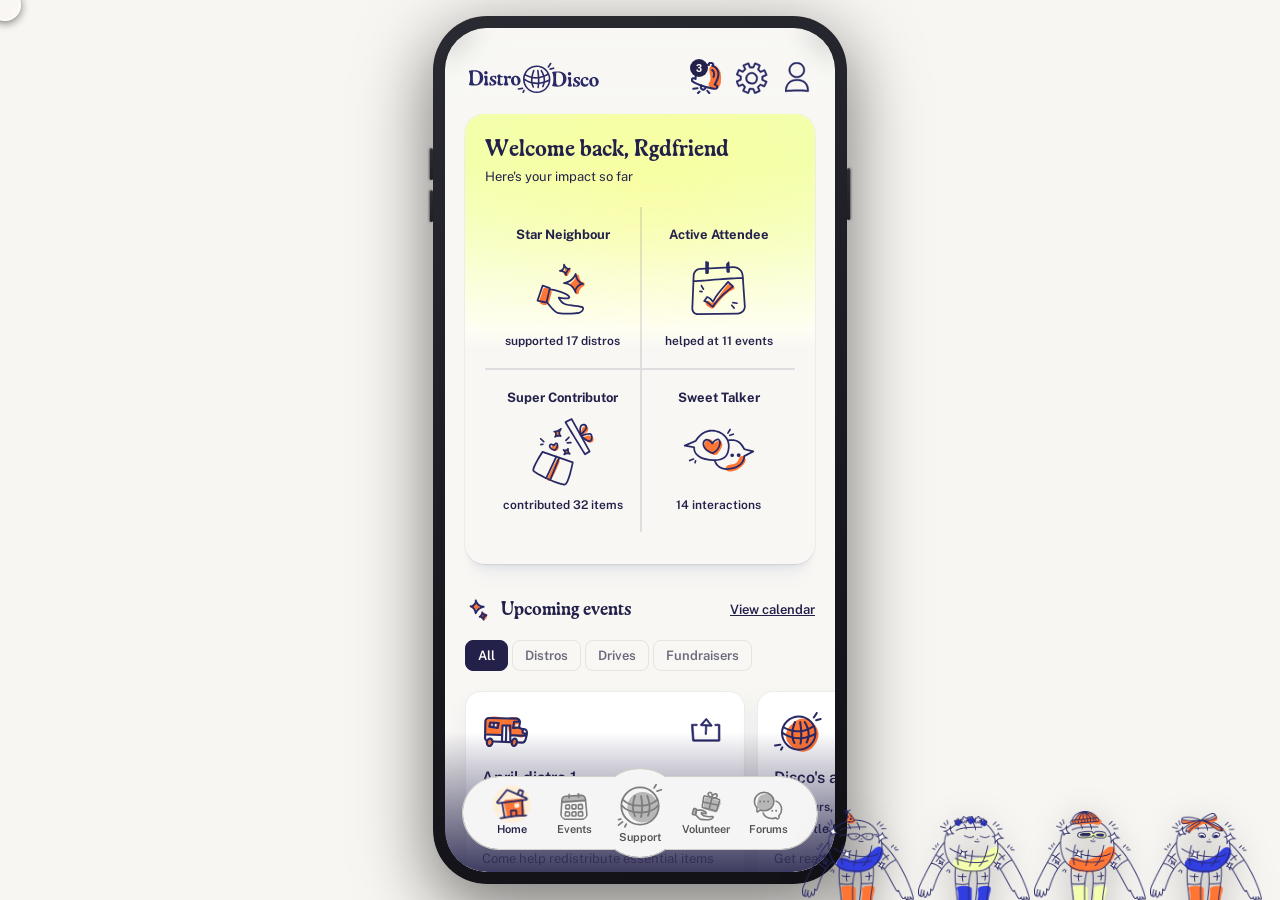
<file: index.html>
<!DOCTYPE html>
<html lang="en">
<head>
<meta charset="UTF-8">
<meta name="viewport" content="width=device-width, initial-scale=1.0">
<title>Distro Disco | Prototype</title>
<link rel="icon" type="image/svg+xml" href="img/icons/favicon.svg">
<link rel="stylesheet" href="styles.css">
</head>
<body>

<div class="dev-todo-shell" aria-hidden="true">
  <iframe class="dev-todo-iframe" src="dev-todo-panel.html" title="Dev: Prototype TODO list"></iframe>
</div>

<div class="touch-cursor" id="touch-cursor"></div>

<div class="phone-frame">
  <div class="phone-btn phone-btn-vol-up"></div>
  <div class="phone-btn phone-btn-vol-down"></div>
  <button type="button" class="phone-btn phone-btn-power" id="phone-lock-btn" aria-label="Lock screen"></button>

<div class="app-container">

  <!-- ── Lock screen overlay (desktop only) ── -->
  <div class="lock-screen" id="lock-screen" aria-hidden="true">
    <img class="lock-screen-wallpaper" src="img/lock-screen-wallpaper.png" alt="" aria-hidden="true">
  </div>

  <div class="screen-content">
  <!-- ── Home Page ── -->
  <div class="page page-home active">
  <header class="top-nav">
    <button type="button" class="logo logo-home-btn" aria-label="Home">
      <img src="img/icons/dd-new-logo.svg" class="logo-img" alt="">
    </button>
    <div class="nav-icons">
      <button type="button" class="icon-btn top-nav-activities has-unread" aria-label="Notifications">
        <img src="img/icons/top-navbar-alerts-outline.svg" class="top-nav-icon top-nav-icon-default" alt="">
        <img src="img/icons/top-navbar-alerts.svg" class="top-nav-icon top-nav-icon-active" alt="" aria-hidden="true">
        <span class="item-badge">3</span>
      </button>
      <button class="icon-btn top-nav-settings">
        <img src="img/icons/top-navbar-settings.svg" class="top-nav-icon top-nav-icon-default" alt="Settings">
        <img src="img/icons/top-navbar-settings-active.svg" class="top-nav-icon top-nav-icon-active" alt="">
      </button>
      <button class="icon-btn top-nav-profile">
        <img src="img/icons/top-navbar-profile.svg" class="top-nav-icon top-nav-icon-default" alt="Profile">
        <img src="img/icons/top-navbar-profile-active.svg" class="top-nav-icon top-nav-icon-active" alt="">
      </button>
    </div>
  </header>

  <section class="hero">
    <div class="hero-card">
      <h1>Welcome back, Rgdfriend</h1>
      <p style="color: var(--navy);">Here's your impact so far</p>
      
      <div class="impact-grid">
        <div class="stat-cell">
          <span class="stat-cell-label">Star Neighbour</span>
          <img src="img/icons/stat-star-neighbour.svg" class="stat-cell-icon" alt="District Explorer">
          <span class="stat-cell-sub">supported 17 distros</span>
        </div>
        <div class="stat-cell">
          <span class="stat-cell-label">Active Attendee</span>
          <img src="img/icons/stat-active-attendee.svg" class="stat-cell-icon" alt="Active Attendee">
          <span class="stat-cell-sub">helped at 11 events</span>
        </div>
        <div class="stat-cell">
          <span class="stat-cell-label">Super Contributor</span>
          <img src="img/icons/stat-super-contributor.svg" class="stat-cell-icon" alt="Committed Donor">
          <span class="stat-cell-sub">contributed 32 items</span>
          </div>
        <div class="stat-cell">
          <span class="stat-cell-label">Sweet Talker</span>
          <img src="img/icons/stat-sweet-talker.svg" class="stat-cell-icon" alt="Helpful Chatterbox">
          <span class="stat-cell-sub">14 interactions</span>
        </div>
      </div>
    </div>
  </section>

  <section class="section events">
    <div class="section-header">
      <h2 class="section-title">
        <img src="img/icons/icon-stars.svg" alt="">
        Upcoming events
      </h2>
      <a href="#" class="link-view-calendar">View calendar</a>
    </div>

    <div class="tabs-container">
      <div class="tab active">All</div>
      <div class="tab">Distros</div>
      <div class="tab">Drives</div>
      <div class="tab">Fundraisers</div>
    </div>

    <div class="events-panels">

      <!-- ALL panel -->
      <div class="events-panel active" data-panel="all">

        <div class="card event-card event-card--calendar-only" data-event-id="online-fundraiser">
          <div class="card-top">
            <div class="card-icon"><img src="img/icons/discoball.svg" alt="Online silent auction"></div>
            <button class="icon-btn"><img src="img/icons/share-icon.svg" alt="Share" class="share-icon"></button>
          </div>
          <h3>Online silent auction</h3>
          <div class="event-meta">
            <div class="meta-row"><img src="img/icons/icon-clock.svg" alt="Time"> Apr 1–30 · All month</div>
            <div class="meta-row"><img src="img/icons/icon-location.svg" alt="Location"> Online — share the link!</div>
          </div>
          <p style="margin-bottom: 16px;">Every dollar raised goes directly to buying tents, sleeping bags, and hygiene kits.</p>
          <button class="btn btn-secondary" data-event-id="online-fundraiser"><span class="btn__label">View details</span></button>
        </div>

        <div class="card event-card" data-event-id="april-distro-1">
          <div class="card-top">
            <div class="card-icon"><img src="img/icons/icon-bus.svg" alt="Distro"></div>
            <button class="icon-btn"><img src="img/icons/share-icon.svg" alt="Share" class="share-icon"></button>
          </div>
          <h3>April distro 1</h3>
          <div class="event-meta">
            <div class="meta-row"><img src="img/icons/icon-clock.svg" alt="Time"> Apr 19, 3–6 PM</div>
            <div class="meta-row"><img src="img/icons/icon-location.svg" alt="Location"> Grandview Park, 1657 Charles St</div>
          </div>
          <p style="margin-bottom: 16px;">Come help redistribute essential items to our neighbours</p>
          <button class="btn btn-secondary" data-event-id="april-distro-1"><span class="btn__label">View details</span></button>
        </div>

        <div class="card event-card" data-event-id="spring-gala-night">
          <div class="card-top">
            <div class="card-icon"><img src="img/icons/discoball.svg" alt="Disco ball"></div>
            <button class="icon-btn"><img src="img/icons/share-icon.svg" alt="Share" class="share-icon"></button>
          </div>
          <h3>Disco's alive! Comedy show</h3>
          <div class="event-meta">
            <div class="meta-row"><img src="img/icons/icon-clock.svg" alt="Time"> Thurs, Apr 23, 7 PM</div>
            <div class="meta-row"><img src="img/icons/icon-location.svg" alt="Location"> Little Mountain Gallery, 110 Water St</div>
          </div>
          <p style="margin-bottom: 16px;">Get ready to laugh with us! A show guaranteed to be loud, campy, and hilarious.</p>
          <button class="btn btn-secondary" data-event-id="spring-gala-night"><span class="btn__label">View details</span></button>
        </div>

        <div class="card event-card" data-event-id="april-distro-2">
          <div class="card-top">
            <div class="card-icon"><img src="img/icons/icon-bus.svg" alt="Distro"></div>
            <button class="icon-btn"><img src="img/icons/share-icon.svg" alt="Share" class="share-icon"></button>
          </div>
          <h3>April distro 2</h3>
          <div class="event-meta">
            <div class="meta-row"><img src="img/icons/icon-clock.svg" alt="Time"> Apr 25, 11 AM–2 PM</div>
            <div class="meta-row"><img src="img/icons/icon-location.svg" alt="Location"> Oppenheimer Park, 400 Powell St</div>
          </div>
          <p style="margin-bottom: 16px;">Come help redistribute essential items to our neighbours</p>
          <button class="btn btn-secondary" data-event-id="april-distro-2"><span class="btn__label">View details</span></button>
        </div>

        <div class="card event-card" data-event-id="april-distro-3">
          <div class="card-top">
            <div class="card-icon"><img src="img/icons/icon-bus.svg" alt="Distro"></div>
            <button class="icon-btn"><img src="img/icons/share-icon.svg" alt="Share" class="share-icon"></button>
          </div>
          <h3>April distro 3</h3>
          <div class="event-meta">
            <div class="meta-row"><img src="img/icons/icon-clock.svg" alt="Time"> Sat, Apr 26 · 3–5 PM</div>
            <div class="meta-row"><img src="img/icons/icon-location.svg" alt="Location"> Crab Park, 101 E Waterfront Rd</div>
          </div>
          <p style="margin-bottom: 16px;">Come help redistribute essential items to our neighbours</p>
          <button class="btn btn-secondary" data-event-id="april-distro-3"><span class="btn__label">View details</span></button>
        </div>

        <div class="card event-card" data-event-id="spring-clothing-drive">
          <div class="card-top">
            <div class="card-icon"><img src="img/icons/icon-heart.svg" alt="Drive"></div>
            <button class="icon-btn"><img src="img/icons/share-icon.svg" alt="Share" class="share-icon"></button>
          </div>
          <h3>May contribution drive</h3>
          <div class="event-meta">
            <div class="meta-row"><img src="img/icons/icon-clock.svg" alt="Time"> Sat, May 2, 11 AM–2 PM</div>
            <div class="meta-row"><img src="img/icons/icon-location.svg" alt="Location"> McSpadden Park, 2125 Victoria Drive</div>
          </div>
          <p style="margin-bottom: 16px;">Source it, buy it, thrift it... bring it! See the hot ticket items for what we need most.</p>
          <button class="btn btn-secondary" data-event-id="spring-clothing-drive"><span class="btn__label">View details</span></button>
        </div>

        <div class="card event-card event-end-card" aria-label="End of events list">
          <div class="event-end-icon-wrap" aria-hidden="true">
            <img class="event-end-icon" src="img/icons/icon-heart.svg" alt="">
          </div>
          <h3 class="event-end-title">All caught up!</h3>
          <p class="event-end-copy">You've viewed all current events. New ones are added regularly, so check back soon!</p>
          <button type="button" class="btn btn-secondary event-end-cta">
            <span class="btn__label">Browse contribution needs</span></button>
        </div>

      </div><!-- /all -->

      <!-- DISTROS panel -->
      <div class="events-panel" data-panel="distros">

        <div class="card event-card" data-event-id="april-distro-1">
          <div class="card-top">
            <div class="card-icon"><img src="img/icons/icon-bus.svg" alt="Distro"></div>
            <button class="icon-btn"><img src="img/icons/share-icon.svg" alt="Share" class="share-icon"></button>
          </div>
          <h3>April distro 1</h3>
      <div class="event-meta">
            <div class="meta-row"><img src="img/icons/icon-clock.svg" alt="Time"> Apr 19, 3–6 PM</div>
            <div class="meta-row"><img src="img/icons/icon-location.svg" alt="Location"> Grandview Park, 1657 Charles St</div>
        </div>
          <p style="margin-bottom: 16px;">Come help redistribute essential items to our neighbours</p>
        <button class="btn btn-secondary" data-event-id="april-distro-1"><span class="btn__label">View details</span></button>
        </div>

        <div class="card event-card" data-event-id="april-distro-2">
          <div class="card-top">
            <div class="card-icon"><img src="img/icons/icon-bus.svg" alt="Distro"></div>
            <button class="icon-btn"><img src="img/icons/share-icon.svg" alt="Share" class="share-icon"></button>
          </div>
          <h3>April distro 2</h3>
          <div class="event-meta">
            <div class="meta-row"><img src="img/icons/icon-clock.svg" alt="Time"> Apr 25, 11 AM–2 PM</div>
            <div class="meta-row"><img src="img/icons/icon-location.svg" alt="Location"> Oppenheimer Park, 400 Powell St</div>
          </div>
          <p style="margin-bottom: 16px;">Come help redistribute essential items to our neighbours</p>
      <button class="btn btn-secondary" data-event-id="april-distro-2"><span class="btn__label">View details</span></button>
      </div>

        <div class="card event-card" data-event-id="april-distro-3">
          <div class="card-top">
            <div class="card-icon"><img src="img/icons/icon-bus.svg" alt="Distro"></div>
            <button class="icon-btn"><img src="img/icons/share-icon.svg" alt="Share" class="share-icon"></button>
          </div>
          <h3>April distro 3</h3>
          <div class="event-meta">
            <div class="meta-row"><img src="img/icons/icon-clock.svg" alt="Time"> Sat, Apr 26 · 3–5 PM</div>
            <div class="meta-row"><img src="img/icons/icon-location.svg" alt="Location"> Crab Park, 101 E Waterfront Rd</div>
          </div>
          <p style="margin-bottom: 16px;">Come help redistribute essential items to our neighbours</p>
          <button class="btn btn-secondary" data-event-id="april-distro-3"><span class="btn__label">View details</span></button>
        </div>

        <div class="card event-card event-end-card" aria-label="End of events list">
          <div class="event-end-icon-wrap" aria-hidden="true">
            <img class="event-end-icon" src="img/icons/icon-heart.svg" alt="">
          </div>
          <h3 class="event-end-title">All caught up!</h3>
          <p class="event-end-copy">You've viewed all current events. New ones are added regularly, so check back soon!</p>
          <button type="button" class="btn btn-secondary event-end-cta">
            <span class="btn__label">Browse contribution needs</span></button>
        </div>
      
      </div><!-- /distros -->

      <!-- DRIVES panel -->
      <div class="events-panel" data-panel="drives">

        <div class="card event-card" data-event-id="spring-clothing-drive">
          <div class="card-top">
            <div class="card-icon"><img src="img/icons/icon-heart.svg" alt="Drive"></div>
            <button class="icon-btn"><img src="img/icons/share-icon.svg" alt="Share" class="share-icon"></button>
    </div>
          <h3>May contribution drive</h3>
          <div class="event-meta">
            <div class="meta-row"><img src="img/icons/icon-clock.svg" alt="Time"> Sat, May 2, 11 AM–2 PM</div>
            <div class="meta-row"><img src="img/icons/icon-location.svg" alt="Location"> McSpadden Park, 2125 Victoria Drive</div>
          </div>
          <p style="margin-bottom: 16px;">Source it, buy it, thrift it... bring it! See the hot ticket items for what we need most.</p>
        <button class="btn btn-secondary" data-event-id="spring-clothing-drive"><span class="btn__label">View details</span></button>
        </div>

        <div class="card event-card event-end-card" aria-label="End of events list">
          <div class="event-end-icon-wrap" aria-hidden="true">
            <img class="event-end-icon" src="img/icons/icon-heart.svg" alt="">
          </div>
          <h3 class="event-end-title">All caught up!</h3>
          <p class="event-end-copy">You've viewed all current events. New ones are added regularly, so check back soon!</p>
          <button type="button" class="btn btn-secondary event-end-cta">
            <span class="btn__label">Browse contribution needs</span></button>
        </div>

      </div><!-- /drives -->

      <!-- FUNDRAISERS panel -->
      <div class="events-panel" data-panel="fundraisers">

        <div class="card event-card event-card--calendar-only" data-event-id="online-fundraiser">
          <div class="card-top">
            <div class="card-icon"><img src="img/icons/discoball.svg" alt="Online silent auction"></div>
            <button class="icon-btn"><img src="img/icons/share-icon.svg" alt="Share" class="share-icon"></button>
          </div>
          <h3>Online silent auction</h3>
          <div class="event-meta">
            <div class="meta-row"><img src="img/icons/icon-clock.svg" alt="Time"> Apr 1–30 · All month</div>
            <div class="meta-row"><img src="img/icons/icon-location.svg" alt="Location"> Online — share the link!</div>
          </div>
          <p style="margin-bottom: 16px;">Every dollar raised goes directly to buying tents, sleeping bags, and hygiene kits.</p>
          <button class="btn btn-secondary" data-event-id="online-fundraiser"><span class="btn__label">View details</span></button>
        </div>

        <div class="card event-card" data-event-id="spring-gala-night">
          <div class="card-top">
            <div class="card-icon"><img src="img/icons/discoball.svg" alt="Disco ball"></div>
            <button class="icon-btn"><img src="img/icons/share-icon.svg" alt="Share" class="share-icon"></button>
          </div>
          <h3>Disco's alive! Comedy show</h3>
          <div class="event-meta">
            <div class="meta-row"><img src="img/icons/icon-clock.svg" alt="Time"> Thurs, Apr 23, 7 PM</div>
            <div class="meta-row"><img src="img/icons/icon-location.svg" alt="Location"> Little Mountain Gallery, 110 Water St</div>
          </div>
          <p style="margin-bottom: 16px;">Get ready to laugh with us! A show guaranteed to be loud, campy, and hilarious.</p>
          <button class="btn btn-secondary" data-event-id="spring-gala-night"><span class="btn__label">View details</span></button>
        </div>

        <div class="card event-card event-end-card" aria-label="End of events list">
          <div class="event-end-icon-wrap" aria-hidden="true">
            <img class="event-end-icon" src="img/icons/icon-heart.svg" alt="">
          </div>
          <h3 class="event-end-title">All caught up!</h3>
          <p class="event-end-copy">You've viewed all current events. New ones are added regularly, so check back soon!</p>
          <button type="button" class="btn btn-secondary event-end-cta">
            <span class="btn__label">Browse contribution needs</span></button>
        </div>

      </div><!-- /fundraisers -->

    </div><!-- /.events-panels -->
  </section>

  <section class="section hot-items">
    <div class="section-header">
      <h2 class="section-title">
        <img src="img/icons/fire.svg" alt="">
        Hot ticket items
      </h2>
      <a href="#" class="link-hot-items">See all</a>
    </div>

    <div class="item-card" data-item="Tents">
      <div class="item-left">
        <img src="img/icons/icon-tent.svg" class="item-icon" alt="Tent">
        <h4>2-person Tent</h4>
        <span class="item-badge">1</span>
      </div>
      <div class="item-right">
        <button type="button" class="btn btn-secondary">I have this</button>
      </div>
    </div>

    <div class="item-card" data-item="Socks">
      <div class="item-left">
        <img src="img/icons/icon-socks.svg" class="item-icon" alt="Socks">
        <h4>Pair of socks</h4>
        <span class="item-badge">10</span>
      </div>
      <div class="item-right">
        <button type="button" class="btn btn-secondary">I have this</button>
      </div>
    </div>

    <div class="item-card" data-item="AA Batteries">
      <div class="item-left">
        <img src="img/icons/icon-batteries.svg" class="item-icon" alt="Batteries">
        <h4>AA Batteries</h4>
        <span class="item-badge">4</span>
      </div>
      <div class="item-right">
        <button type="button" class="btn btn-secondary">I have this</button>
      </div>
    </div>
  </section>

  <section class="section forum">
    <div class="section-header">
      <h2 class="section-title">
        <img src="img/icons/navbar-bottom-forum.svg" alt="">
        Community forum
      </h2>
      <a href="#" class="link-see-forum">See all</a>
    </div>

    <div class="tabs-container forum-tabs">
      <div class="tab active" data-forum-sort="recent">Most recent</div>
      <div class="tab" data-forum-sort="helpful">Most helpful</div>
      <div class="tab" data-forum-sort="discussed">Most discussed</div>
    </div>

    <div class="forum-cards">
      <div class="card forum-card" data-post-id="post-1" data-reply-count="2" data-sort-helpful="3" data-sort-recent="1" data-sort-discussed="3">
        <div style="margin-bottom: 12px; color: var(--text-muted);">
          <img src="img/icons/icon-chat-outline.svg" class="forum-topic-icon" alt="Forum topic">
        </div>
        <h3 style="margin-bottom: 8px;">This Saturday's set-up crew, let's talk about it!</h3>
        <p>Looking for a few folks to help with tables and signage from 9am. Comment if you can make it and I'll add you to the group chat.</p>
        
        <div class="forum-meta-row">
          <div class="forum-stat">
            <img src="img/icons/icon-clock.svg" class="forum-meta-icon" alt="Time">
            1 day ago
          </div>
          <div class="forum-stat">
            <img src="img/icons/icon-heart.svg" class="forum-meta-icon" alt="Likes">
            1 like
          </div>
          <div class="forum-stat">
            <img src="img/icons/icon-rewards.svg" class="forum-meta-icon" alt="Comments">
            2 replies
          </div>
        </div>

        <div class="comment-input-row">
          <input type="text" class="comment-input" placeholder="Reply">
          <button class="comment-btn">
            <svg viewBox="0 0 24 24" class="icon-sm"><line x1="5" y1="12" x2="19" y2="12"></line><polyline points="12 5 19 12 12 19"></polyline></svg>
          </button>
        </div>
      </div>

      <div class="card forum-card" data-post-id="post-2" data-reply-count="7" data-sort-helpful="1" data-sort-recent="2" data-sort-discussed="2">
      <div style="margin-bottom: 12px; color: var(--text-muted);">
        <img src="img/icons/icon-chat-outline.svg" class="forum-topic-icon" alt="Forum topic">
      </div>
      <h3 style="margin-bottom: 8px;">What's volunteering actually like at DD?</h3>
      <p>I've been wanting to volunteer more but I'm not sure where to start. If you were new once, what actually made you come back?</p>
      
      <div class="forum-meta-row">
        <div class="forum-stat">
          <img src="img/icons/icon-clock.svg" class="forum-meta-icon" alt="Time">
          2 days ago
        </div>
        <div class="forum-stat">
          <img src="img/icons/icon-heart.svg" class="forum-meta-icon" alt="Likes">
          24 likes
        </div>
        <div class="forum-stat">
          <img src="img/icons/icon-rewards.svg" class="forum-meta-icon" alt="Comments">
          7 replies
        </div>
      </div>

      <div class="comment-input-row">
        <input type="text" class="comment-input" placeholder="Reply">
        <button class="comment-btn">
          <svg viewBox="0 0 24 24" class="icon-sm"><line x1="5" y1="12" x2="19" y2="12"></line><polyline points="12 5 19 12 12 19"></polyline></svg>
        </button>
      </div>
    </div>

      <div class="card forum-card" data-post-id="post-3" data-reply-count="6" data-sort-helpful="2" data-sort-recent="3" data-sort-discussed="1">
      <div style="margin-bottom: 12px; color: var(--text-muted);">
        <img src="img/icons/icon-chat-outline.svg" class="forum-topic-icon" alt="Forum topic">
      </div>
      <h3 style="margin-bottom: 8px;">Online deals for supplies this week</h3>
      <p>Found some discount codes for Canadian Tire. Tents, thermal socks, gloves all on sale. Sharing here if you have financial capacity this month.</p>
      
      <div class="forum-meta-row">
        <div class="forum-stat">
          <img src="img/icons/icon-clock.svg" class="forum-meta-icon" alt="Time">
          3 days ago
        </div>
        <div class="forum-stat">
          <img src="img/icons/icon-heart.svg" class="forum-meta-icon" alt="Likes">
          11 likes
        </div>
        <div class="forum-stat">
          <img src="img/icons/icon-rewards.svg" class="forum-meta-icon" alt="Comments">
          6 replies
        </div>
      </div>

      <div class="comment-input-row">
        <input type="text" class="comment-input" placeholder="Reply">
        <button class="comment-btn">
          <svg viewBox="0 0 24 24" class="icon-sm"><line x1="5" y1="12" x2="19" y2="12"></line><polyline points="12 5 19 12 12 19"></polyline></svg>
        </button>
        </div>
      </div>
    </div>
  </section>
  </div><!-- /.page.page-home -->

  <!-- ── Events Page ── -->
  <div class="page page-events">
  <header class="top-nav">
    <button type="button" class="logo logo-home-btn" aria-label="Home">
      <img src="img/icons/dd-new-logo.svg" class="logo-img" alt="">
    </button>
    <div class="nav-icons">
      <button type="button" class="icon-btn top-nav-activities has-unread" aria-label="Notifications">
        <img src="img/icons/top-navbar-alerts-outline.svg" class="top-nav-icon top-nav-icon-default" alt="">
        <img src="img/icons/top-navbar-alerts.svg" class="top-nav-icon top-nav-icon-active" alt="" aria-hidden="true">
        <span class="item-badge">3</span>
      </button>
      <button class="icon-btn top-nav-settings">
        <img src="img/icons/top-navbar-settings.svg" class="top-nav-icon top-nav-icon-default" alt="Settings">
        <img src="img/icons/top-navbar-settings-active.svg" class="top-nav-icon top-nav-icon-active" alt="">
      </button>
      <button class="icon-btn top-nav-profile">
        <img src="img/icons/top-navbar-profile.svg" class="top-nav-icon top-nav-icon-default" alt="Profile">
        <img src="img/icons/top-navbar-profile-active.svg" class="top-nav-icon top-nav-icon-active" alt="">
      </button>
    </div>
  </header>

  <div class="cal-scroll-wrap">

    <!-- Calendar card -->
    <div class="cal-card">
      <!-- Legend -->
      <div class="legend">
        <div class="legend-item"><div class="pill pill-fundraiser"></div>Fundraiser</div>
        <div class="legend-item"><div class="pill pill-drive"></div>Drive</div>
        <div class="legend-item"><div class="pill pill-distro"></div>Distro</div>
        <div class="legend-item"><div class="pill pill-today"></div>Today</div>
      </div>

      <!-- APRIL -->
      <div class="month-header">
        <div class="month-pill">April</div>
      </div>
      <div class="cal-grid" data-cal-month="april" data-cal-year="2026">
        <div class="day-header">S</div>
        <div class="day-header">M</div>
        <div class="day-header">T</div>
        <div class="day-header">W</div>
        <div class="day-header">T</div>
        <div class="day-header">F</div>
        <div class="day-header">S</div>

        <div class="day-cell empty day-cell-hidden"></div>
        <div class="day-cell empty day-cell-hidden"></div>
        <div class="day-cell empty day-cell-hidden"></div>
        <div class="day-cell muted"><span class="day-num">1</span></div>
        <div class="day-cell muted"><span class="day-num">2</span></div>
        <div class="day-cell muted"><span class="day-num">3</span></div>
        <div class="day-cell muted"><span class="day-num">4</span></div>

        <div class="day-cell muted"><span class="day-num">5</span></div>
        <div class="day-cell muted"><span class="day-num">6</span></div>
        <div class="day-cell fundraiser muted" data-event-id="online-fundraiser"><span class="day-num">7</span></div>
        <div class="day-cell muted"><span class="day-num">8</span></div>
        <div class="day-cell today"><span class="day-num">9</span></div>
        <div class="day-cell"><span class="day-num">10</span></div>
        <div class="day-cell"><span class="day-num">11</span></div>

        <div class="day-cell"><span class="day-num">12</span></div>
        <div class="day-cell"><span class="day-num">13</span></div>
        <div class="day-cell"><span class="day-num">14</span></div>
        <div class="day-cell"><span class="day-num">15</span></div>
        <div class="day-cell"><span class="day-num">16</span></div>
        <div class="day-cell"><span class="day-num">17</span></div>
        <div class="day-cell"><span class="day-num">18</span></div>

        <div class="day-cell distro" data-event-id="april-distro-1"><span class="day-num">19</span></div>
        <div class="day-cell"><span class="day-num">20</span></div>
        <div class="day-cell"><span class="day-num">21</span></div>
        <div class="day-cell"><span class="day-num">22</span></div>
        <div class="day-cell fundraiser" data-event-id="spring-gala-night"><span class="day-num">23</span></div>
        <div class="day-cell"><span class="day-num">24</span></div>
        <div class="day-cell distro" data-event-id="april-distro-2"><span class="day-num">25</span></div>

        <div class="day-cell distro" data-event-id="april-distro-3"><span class="day-num">26</span></div>
        <div class="day-cell"><span class="day-num">27</span></div>
        <div class="day-cell"><span class="day-num">28</span></div>
        <div class="day-cell"><span class="day-num">29</span></div>
        <div class="day-cell"><span class="day-num">30</span></div>
        <div class="day-cell empty day-cell-hidden"></div>
        <div class="day-cell empty day-cell-hidden"></div>
      </div>

    </div><!-- /.cal-card -->

  </div><!-- /.cal-scroll-wrap -->

  <!-- ── Retrospective impact drawer ── -->
  <div class="retro-overlay" id="retro-overlay" aria-hidden="true"></div>

  <div class="retro-drawer" id="retro-drawer" aria-hidden="true">
    <div class="retro-mascot" id="retro-mascot" aria-hidden="true">
      <img class="retro-mascot-img" src="img/icons/mascot-dance.svg" alt="">
    </div>
    <!-- Card + tab move as one unit -->
    <div class="retro-card hero-card" id="retro-card">
      <!-- Pull tab – attached to left edge of card -->
      <button class="retro-tab" id="retro-tab" aria-label="View impact" aria-expanded="false" touch-action="none">
        <span class="retro-tab-label">View impact</span>
      </button>

      <button class="retro-close icon-btn" id="retro-close" aria-label="Close impact">✕</button>

      <h3 class="retro-row-title">March impact</h3>
      <div class="impact-grid retro-grid">
        <div class="stat-cell">
          <img src="img/icons/stat-star-neighbour.svg" class="stat-cell-icon" alt="">
          <span class="retro-count-num" data-count-to="152" data-format="plain">152x</span>
          <span class="retro-stat-context">Items collected</span>
          <span class="retro-stat-caption">from the list</span>
        </div>
        <div class="stat-cell">
          <img src="img/icons/impact-bus.svg" class="stat-cell-icon" alt="">
          <span class="retro-count-num" data-count-to="8" data-format="plain">8x</span>
          <span class="retro-stat-context">Bins filled</span>
        </div>
      </div>

      <h3 class="retro-row-title">2026 impact so far</h3>
      <div class="impact-grid retro-grid">
        <div class="stat-cell">
          <img src="img/icons/stat-star-neighbour.svg" class="stat-cell-icon" alt="">
          <span class="retro-count-num" data-count-to="3289" data-format="comma">3,289x</span>
          <span class="retro-stat-context">Items collected</span>
          <span class="retro-stat-caption">since Jan</span>
        </div>
        <div class="stat-cell">
          <img src="img/icons/impact-bus.svg" class="stat-cell-icon" alt="">
          <span class="retro-count-num" data-count-to="5" data-format="plain">5x</span>
          <span class="retro-stat-context">Bus filled</span>
        </div>
      </div>
    </div>
  </div>

  </div><!-- /.page.page-events -->

  <!-- ── Event Detail Page ── -->
  <div class="page page-event-detail detail-theme-distro">
  <header class="top-nav">
    <button type="button" class="logo logo-home-btn" aria-label="Home">
      <img src="img/icons/dd-new-logo.svg" class="logo-img" alt="">
    </button>
    <div class="nav-icons">
      <button type="button" class="icon-btn top-nav-activities has-unread" aria-label="Notifications">
        <img src="img/icons/top-navbar-alerts-outline.svg" class="top-nav-icon top-nav-icon-default" alt="">
        <img src="img/icons/top-navbar-alerts.svg" class="top-nav-icon top-nav-icon-active" alt="" aria-hidden="true">
        <span class="item-badge">3</span>
      </button>
      <button class="icon-btn top-nav-settings">
        <img src="img/icons/top-navbar-settings.svg" class="top-nav-icon top-nav-icon-default" alt="Settings">
        <img src="img/icons/top-navbar-settings-active.svg" class="top-nav-icon top-nav-icon-active" alt="">
      </button>
      <button class="icon-btn top-nav-profile">
        <img src="img/icons/top-navbar-profile.svg" class="top-nav-icon top-nav-icon-default" alt="Profile">
        <img src="img/icons/top-navbar-profile-active.svg" class="top-nav-icon top-nav-icon-active" alt="">
      </button>
    </div>
  </header>

  <div class="event-detail-shell">
    <div class="event-detail-stage">
      <div class="event-detail-illustration">
        <img id="event-detail-illustration" src="img/icons/icon-bus.svg" alt="">
      </div>

      <div class="event-detail-stack">
        <button type="button" class="event-detail-back-arrow" id="event-detail-back-arrow" aria-label="Back to previous page">
          <img src="img/icons/arrow-left.svg" alt="" class="event-detail-back-arrow-icon" width="25" height="23" aria-hidden="true">
        </button>
        <article class="event-detail-card">
          <div class="event-detail-card-top">
            <img id="event-detail-icon" class="event-detail-icon" src="img/icons/icon-bus.svg" alt="">
            <button class="event-detail-share icon-btn" aria-label="Share event">
              <img src="img/icons/share-icon.svg" alt="Share" class="share-icon">
            </button>
          </div>

          <h2 id="event-detail-title" class="event-detail-title">April distro 1</h2>

          <div class="event-detail-meta">
            <div class="event-detail-meta-row">
              <img src="img/icons/icon-clock.svg" alt="">
              <div>
                <div id="event-detail-datetime" class="event-detail-meta-main">Saturday, Apr 19, 3–6 PM</div>
              </div>
            </div>
            <div class="event-detail-meta-row">
              <img src="img/icons/icon-location.svg" alt="">
              <div>
                <div id="event-detail-location" class="event-detail-meta-main">Grandview Park</div>
                <div id="event-detail-address" class="event-detail-meta-sub">1657 Charles St</div>
              </div>
            </div>
          </div>

          <div class="event-detail-map-wrap hidden" id="event-detail-map-wrap" aria-hidden="true">
            <div class="event-detail-map-loading" id="event-detail-map-loading" aria-live="polite">
              <span class="event-detail-map-loading-spinner"></span>
              <span class="event-detail-map-loading-text">Map loading</span>
            </div>
            <iframe id="event-detail-map" class="event-detail-map" title="Event location map" loading="lazy" allowfullscreen referrerpolicy="no-referrer-when-downgrade" src="" allow="fullscreen"></iframe>
          </div>

          <div class="event-detail-cta">
            <button id="event-detail-cta" class="btn btn-primary"><span class="btn__label">Volunteer for this drive</span></button>
            <button type="button" id="event-detail-go-back" class="btn btn-secondary"><span class="btn__label">Go back</span></button>
          </div>
        </article>
      </div>
    </div>
  </div>
  </div><!-- /.page.page-event-detail -->

  <!-- ── Donate Money Page ── -->
  <div class="page page-donate-money">
  <header class="top-nav">
    <button type="button" class="logo logo-home-btn" aria-label="Home">
      <img src="img/icons/dd-new-logo.svg" class="logo-img" alt="">
    </button>
    <div class="nav-icons">
      <button type="button" class="icon-btn top-nav-activities has-unread" aria-label="Notifications">
        <img src="img/icons/top-navbar-alerts-outline.svg" class="top-nav-icon top-nav-icon-default" alt="">
        <img src="img/icons/top-navbar-alerts.svg" class="top-nav-icon top-nav-icon-active" alt="" aria-hidden="true">
        <span class="item-badge">3</span>
      </button>
      <button class="icon-btn top-nav-settings">
        <img src="img/icons/top-navbar-settings.svg" class="top-nav-icon top-nav-icon-default" alt="Settings">
        <img src="img/icons/top-navbar-settings-active.svg" class="top-nav-icon top-nav-icon-active" alt="">
      </button>
      <button class="icon-btn top-nav-profile">
        <img src="img/icons/top-navbar-profile.svg" class="top-nav-icon top-nav-icon-default" alt="Profile">
        <img src="img/icons/top-navbar-profile-active.svg" class="top-nav-icon top-nav-icon-active" alt="">
      </button>
    </div>
  </header>

    <div class="donate-page-header">
      <div class="di-support-intro">
        <h2 class="di-support-title">Support your community!</h2>
        <p class="di-support-copy">
          When you share essential items and financial contributions, we can provide essential items that our neighbours have requested! You can see our financial transparency spreadsheet <a href="https://docs.google.com/spreadsheets/d/1BT_oscVg2kzOaTXfFm7cqf74EOTOLxa7Rg0QHGosvxc/edit?gid=2065976073#gid=2065976073" target="_blank" rel="noopener noreferrer">here</a>.
        </p>
      </div>
      <div class="seg-wrap">
        <div class="segment donate-switch-segment right">
          <button type="button" class="seg-btn dm-switch-to-items" id="dm-switch-to-items" aria-label="Switch to contribute items">Items</button>
          <button type="button" class="seg-btn active" aria-current="page">Money</button>
        </div>
      </div>
    </div>

    <div class="dm-money-panel">
      <!-- Zone 1: Amount -->
      <div class="dm-amount-zone">
        <div class="donate-amount-display">
          <span class="donate-amount-currency">$</span>
          <span class="donate-amount-value" id="donate-amount-value" contenteditable="true" role="textbox" aria-label="Contribution amount" spellcheck="false">20</span>
        </div>
        <div class="donate-preset-grid">
          <button type="button" class="btn btn-secondary donate-preset-btn" data-amount="10">$10</button>
          <button type="button" class="btn btn-secondary donate-preset-btn active" data-amount="20">$20</button>
          <button type="button" class="btn btn-secondary donate-preset-btn" data-amount="50">$50</button>
          <button type="button" class="btn btn-secondary donate-preset-btn" data-amount="100">$100</button>
        </div>
        <input id="donate-custom-input" class="donate-custom-input" type="number" min="1" step="1" inputmode="numeric" placeholder="Other amount">
      </div>

      <!-- Zone 2: Impact statement -->
      <div class="page-gutter page-gutter-top-16">
        <p class="dm-impact-line" id="dm-impact-line">A headlamp. Light when there's none.</p>
      </div>

      <!-- Zone 3: Frequency nudge -->
      <div class="page-gutter">
        <div class="dm-freq-row">
          <div class="dm-toggle-switch" id="dm-monthly-toggle" role="switch" aria-checked="false"></div>
          <span class="dm-freq-label">Make it monthly?</span>
        </div>
      </div>

      <!-- Zone 4: Bus callout -->
      <p class="dm-bus-callout">Contributions also keep our bus running — insurance, gas, and maintenance.</p>

      <!-- Zone 5: CTA + payment info -->
      <div class="dm-cta-zone">
        <button type="button" class="btn btn-primary dm-cta-btn" id="donate-money-cta"><span class="btn__label">Contribute $20</span></button>
        <div class="dm-payment-info">
          <div class="dm-copy-row">
            <span>e-transfer:</span>
            <strong><a href="mailto:distrodisco1312@gmail.com">distrodisco1312@gmail.com</a></strong>
            <button class="dm-copy-btn" id="dm-copy-email" aria-label="Copy email address">
              <svg viewBox="0 0 24 24"><rect x="9" y="9" width="13" height="13" rx="2" ry="2"></rect><path d="M5 15H4a2 2 0 0 1-2-2V4a2 2 0 0 1 2-2h9a2 2 0 0 1 2 2v1"></path></svg>
            </button>
            <span class="dm-copy-confirm" id="dm-copy-confirm">Copied</span>
          </div>
        </div>
      </div>
    </div>

    <!-- Zone 6: Recent contributions feed -->
    <div class="page-gutter">
      <section class="donate-feed" aria-label="Recent contributions">
        <div class="donate-feed-eyebrow">Recent contributions</div>
        <div class="donate-feed-timeline">
          <div class="donate-feed-entry">
            <div class="donate-feed-avatar" aria-hidden="true">
              <img src="img/avatars/avatar-cool-disco.png" alt="">
            </div>
            <div class="donate-feed-body">
              <div class="donate-feed-line">
                <span class="donate-feed-donor">Rgdfriend</span>
                <span class="donate-feed-mid"> funded </span>
                <span class="donate-feed-anchor">$15</span>
              </div>
              <div class="donate-feed-time">2 hours ago</div>
            </div>
          </div>
          <div class="donate-feed-entry">
            <div class="donate-feed-avatar" aria-hidden="true">
              <img src="img/avatars/avatar-cowboy.png" alt="">
            </div>
            <div class="donate-feed-body">
              <div class="donate-feed-line">
                <span class="donate-feed-donor">Someone</span>
                <span class="donate-feed-mid"> contributed </span>
                <span class="donate-feed-anchor">a hygiene kit</span>
              </div>
              <div class="donate-feed-time">5 hours ago</div>
            </div>
          </div>
          <div class="donate-feed-entry">
            <div class="donate-feed-avatar" aria-hidden="true">
              <img src="img/avatars/avatar-flowers.png" alt="">
            </div>
            <div class="donate-feed-body">
              <div class="donate-feed-line">
                <span class="donate-feed-donor">Maya</span>
                <span class="donate-feed-mid"> funded </span>
                <span class="donate-feed-anchor">$30</span>
              </div>
              <div class="donate-feed-time">Yesterday</div>
            </div>
          </div>
          <div class="donate-feed-entry">
            <div class="donate-feed-avatar" aria-hidden="true">
              <img src="img/avatars/avatar-ribbon.png" alt="">
            </div>
            <div class="donate-feed-body">
              <div class="donate-feed-line">
                <span class="donate-feed-donor">Someone</span>
                <span class="donate-feed-mid"> funded </span>
                <span class="donate-feed-anchor">$5</span>
              </div>
              <div class="donate-feed-time">2 days ago</div>
            </div>
          </div>
          <div class="donate-feed-entry">
            <div class="donate-feed-avatar" aria-hidden="true">
              <img src="img/avatars/avatar-toque.png" alt="">
            </div>
            <div class="donate-feed-body">
              <div class="donate-feed-line">
                <span class="donate-feed-donor">Jay</span>
                <span class="donate-feed-mid"> contributed </span>
                <span class="donate-feed-anchor">warm socks</span>
              </div>
              <div class="donate-feed-time">3 days ago</div>
            </div>
          </div>
        </div>
      </section>
    </div>
  </div><!-- /.page.page-donate-money -->


  <!-- ── Donate Items Page ── -->
  <div class="page page-donate-items">
  <header class="top-nav">
    <button type="button" class="logo logo-home-btn" aria-label="Home">
      <img src="img/icons/dd-new-logo.svg" class="logo-img" alt="">
    </button>
    <div class="nav-icons">
      <button type="button" class="icon-btn top-nav-activities has-unread" aria-label="Notifications">
        <img src="img/icons/top-navbar-alerts-outline.svg" class="top-nav-icon top-nav-icon-default" alt="">
        <img src="img/icons/top-navbar-alerts.svg" class="top-nav-icon top-nav-icon-active" alt="" aria-hidden="true">
        <span class="item-badge">3</span>
      </button>
      <button class="icon-btn top-nav-settings">
        <img src="img/icons/top-navbar-settings.svg" class="top-nav-icon top-nav-icon-default" alt="Settings">
        <img src="img/icons/top-navbar-settings-active.svg" class="top-nav-icon top-nav-icon-active" alt="">
      </button>
      <button class="icon-btn top-nav-profile">
        <img src="img/icons/top-navbar-profile.svg" class="top-nav-icon top-nav-icon-default" alt="Profile">
        <img src="img/icons/top-navbar-profile-active.svg" class="top-nav-icon top-nav-icon-active" alt="">
      </button>
    </div>
  </header>

    <div class="donate-page-header">
      <div class="di-support-intro">
        <h2 class="di-support-title">Support your community!</h2>
        <p class="di-support-copy">
          When you share essential items and financial contributions, we can provide essential items that our neighbours have requested! You can see our financial transparency spreadsheet <a href="https://docs.google.com/spreadsheets/d/1BT_oscVg2kzOaTXfFm7cqf74EOTOLxa7Rg0QHGosvxc/edit?gid=2065976073#gid=2065976073" target="_blank" rel="noopener noreferrer">here</a>.
        </p>
      </div>
      <div class="seg-wrap">
        <div class="segment donate-switch-segment">
          <button type="button" class="seg-btn active" aria-current="page">Items</button>
          <button type="button" class="seg-btn di-switch-to-money" id="di-switch-to-money" aria-label="Switch to contribute money">Money</button>
        </div>
      </div>
    </div>

    <!-- Zone 1: Item feed -->
    <div class="page-gutter" id="di-item-feed">

      <div class="di-cat-eyebrow">Hot ticket items</div>

      <div class="item-card di-item-card" data-item="Tents">
        <div class="item-left">
          <div class="di-item-main">
            <img src="img/icons/icon-tents-outline.svg" data-icon-inactive="img/icons/icon-tents-outline.svg" data-icon-active="img/icons/icon-tents.svg" class="item-icon" alt="Tents">
            <div class="di-item-text"><h4>Tents</h4></div>
          </div>
        </div>
        <div class="item-right"><button class="btn btn-secondary di-item-btn">I have this</button></div>
      </div>

      <div class="item-card di-item-card" data-item="Socks">
        <div class="item-left">
          <div class="di-item-main">
            <img src="img/icons/icon-socks-outline.svg" data-icon-inactive="img/icons/icon-socks-outline.svg" data-icon-active="img/icons/icon-socks.svg" data-item-type="clothing" class="item-icon" alt="Socks">
            <div class="di-item-text"><h4>Socks</h4></div>
          </div>
        </div>
        <div class="item-right"><button class="btn btn-secondary di-item-btn">I have this</button></div>
      </div>

      <div class="item-card di-item-card" data-item="AA Batteries">
        <div class="item-left">
          <div class="di-item-main">
            <img src="img/icons/icon-batteries-outline.svg" data-icon-inactive="img/icons/icon-batteries-outline.svg" data-icon-active="img/icons/icon-batteries.svg" class="item-icon" alt="AA Batteries">
            <div class="di-item-text"><h4>AA Batteries</h4></div>
          </div>
        </div>
        <div class="item-right"><button class="btn btn-secondary di-item-btn">I have this</button></div>
      </div>

      <div class="di-cat-eyebrow">All items</div>

      <div class="item-card di-item-card" data-item="2XL-6XL clothes">
        <div class="item-left">
          <div class="di-item-main">
            <img src="img/icons/icon-2xl-6xl-clothes-outline.svg" data-icon-inactive="img/icons/icon-2xl-6xl-clothes-outline.svg" data-icon-active="img/icons/icon-2xl-6xl-clothes.svg" data-item-type="clothing" class="item-icon" alt="2XL-6XL clothes">
            <div class="di-item-text"><h4>2XL-6XL clothes</h4></div>
          </div>
        </div>
        <div class="item-right"><button class="btn btn-secondary di-item-btn">I have this</button></div>
      </div>

      <div class="item-card di-item-card" data-item="Reusable bags">
        <div class="item-left">
          <div class="di-item-main">
            <img src="img/icons/icon-reusable-bags-outline.svg" data-icon-inactive="img/icons/icon-reusable-bags-outline.svg" data-icon-active="img/icons/icon-reusable-bags.svg" class="item-icon" alt="Reusable bags">
            <div class="di-item-text"><h4>Reusable bags</h4></div>
          </div>
        </div>
        <div class="item-right"><button class="btn btn-secondary di-item-btn">I have this</button></div>
      </div>

      <div class="item-card di-item-card" data-item="Tarps">
        <div class="item-left">
          <div class="di-item-main">
            <img src="img/icons/icon-tarps-outline.svg" data-icon-inactive="img/icons/icon-tarps-outline.svg" data-icon-active="img/icons/icon-tarps.svg" class="item-icon" alt="Tarps">
            <div class="di-item-text">
            <h4>Tarps</h4>
            <span class="di-item-note">12x12 or larger</span>
            </div>
          </div>
        </div>
        <div class="item-right"><button class="btn btn-secondary di-item-btn">I have this</button></div>
      </div>

      <div class="item-card di-item-card" data-item="Tea lights">
        <div class="item-left">
          <div class="di-item-main">
            <img src="img/icons/icon-tea-lights-outline.svg" data-icon-inactive="img/icons/icon-tea-lights-outline.svg" data-icon-active="img/icons/icon-tea-lights.svg" class="item-icon" alt="Tea lights">
            <div class="di-item-text"><h4>Tea lights</h4></div>
          </div>
        </div>
        <div class="item-right"><button class="btn btn-secondary di-item-btn">I have this</button></div>
      </div>

      <div class="item-card di-item-card" data-item="Umbrellas">
        <div class="item-left">
          <div class="di-item-main">
            <img src="img/icons/icon-umbrellas-outline.svg" data-icon-inactive="img/icons/icon-umbrellas-outline.svg" data-icon-active="img/icons/icon-umbrellas.svg" class="item-icon" alt="Umbrellas">
            <div class="di-item-text"><h4>Umbrellas</h4></div>
          </div>
        </div>
        <div class="item-right"><button class="btn btn-secondary di-item-btn">I have this</button></div>
      </div>

      <div class="item-card di-item-card" data-item="Sleeping bags">
        <div class="item-left">
          <div class="di-item-main">
            <img src="img/icons/icon-tarps-outline.svg" data-icon-inactive="img/icons/icon-tarps-outline.svg" data-icon-active="img/icons/icon-tarps.svg" class="item-icon" alt="Sleeping bags">
            <div class="di-item-text">
            <h4>Sleeping bags</h4>
            <span class="di-item-note">-5C rated or lower</span>
            </div>
          </div>
        </div>
        <div class="item-right"><button class="btn btn-secondary di-item-btn">I have this</button></div>
      </div>

      <div class="item-card di-item-card" data-item="Rain jackets">
        <div class="item-left">
          <div class="di-item-main">
            <img src="img/icons/icon-2xl-6xl-clothes-outline.svg" data-icon-inactive="img/icons/icon-2xl-6xl-clothes-outline.svg" data-icon-active="img/icons/icon-2xl-6xl-clothes.svg" data-item-type="clothing" class="item-icon" alt="Rain jackets">
            <div class="di-item-text"><h4>Rain jackets</h4></div>
          </div>
        </div>
        <div class="item-right"><button class="btn btn-secondary di-item-btn">I have this</button></div>
      </div>

    </div><!-- /#di-item-feed -->

    <button class="di-fab" id="di-fab" aria-label="Open contribution summary">
      Continue to contribution
      <span class="di-fab-count" id="di-fab-count">0</span>
    </button>

    <div class="di-sheet-backdrop" id="di-sheet-backdrop"></div>
    <div class="di-sheet" id="di-sheet" aria-modal="true" role="dialog" aria-label="Current items being contributed">
      <div class="di-sheet-shell">
        <div class="di-sheet-topbar">
          <div class="di-sheet-head">
            <div class="di-sheet-title-row">
              <h2 class="di-sheet-title">Almost done, <span class="accent">Rgdfriend.</span></h2>
              <button class="di-sheet-close" id="di-sheet-close" aria-label="Close">×</button>
            </div>
            <div class="di-sheet-divider"></div>
          </div>
        </div>

        <div class="di-sheet-body">
          <div class="di-sheet-body-items">
            <div class="di-sheet-block">
              <div class="di-sheet-subhead">
              <div class="di-sheet-subtitle"><span class="spark"><img src="img/icons/icon-stars-outline.svg" alt=""></span> You are contributing</div>
                <button type="button" class="di-sheet-reset-btn" id="di-sheet-reset-items-btn">Reset</button>
              </div>
              <div id="di-sheet-items"></div>
              <button type="button" class="di-sheet-add-more-link" id="di-sheet-add-more-link">See other items</button>
            </div>
          </div>

          <div class="di-sheet-body-dropoff">
            <div class="di-sheet-section">
              <h3 class="di-sheet-loc-heading"><span class="di-sheet-loc-emoji"><img src="img/icons/icon-bus-outline.svg" alt=""></span> Select Drop-off location</h3>

              <div class="di-bs-upcoming-drive">
                <div class="di-bs-location-card is-selected" data-sheet-location="upcoming-drive">
                  <div class="di-bs-card-media" aria-hidden="true"></div>
                  <div class="di-bs-loc-text">
                    <div class="di-bs-loc-name">Upcoming drive</div>
                    <div class="di-bs-loc-meta">Trout Lake Community Centre<br>Sat Apr 12, 9:00 AM - 3:00 PM</div>
                  </div>
                  <span class="di-bs-loc-check">✓</span>
                </div>
              </div>

              <div class="di-bs-location-card is-muted" data-sheet-location="private">
                <div class="di-bs-card-media" aria-hidden="true"></div>
                <span class="di-bs-distance">2.3 mi away</span>
                <div class="di-bs-loc-text">
                  <div class="di-bs-loc-name">Spartacus Books</div>
                  <div class="di-bs-loc-meta">3378 Findlay St<br>Open: Daily, 11:00 AM - 7:00 PM</div>
                </div>
                <span class="di-bs-loc-check">✓</span>
              </div>

              <div class="di-bs-blocked-label" id="di-bs-blocked-label">Drop off not available</div>
              <div class="di-bs-location-card is-muted" data-sheet-location="cross" data-dropoff-type="bookstore">
                <div class="di-bs-card-media" aria-hidden="true"></div>
                <span class="di-bs-distance">4.1 mi away</span>
                <div class="di-bs-loc-text">
                  <div class="di-bs-loc-name">Cross &amp; Crows Books</div>
                  <div class="di-bs-loc-meta">2836 Commercial Dr<br>Open: Mon-Tue: 12-6 PM, Wed-Sat: 10-6 PM, Sun: 12-6 PM.</div>
                </div>
                <span class="di-bs-loc-check">✓</span>
              </div>

              <div class="di-bs-location-card is-muted" data-sheet-location="wildfires" data-dropoff-type="bookstore">
                <div class="di-bs-card-media" aria-hidden="true"></div>
                <span class="di-bs-distance">16.1 mi away</span>
                <div class="di-bs-loc-text">
                  <div class="di-bs-loc-name">Wildfires Bookshop</div>
                  <div class="di-bs-loc-meta">712B 12th St, New Westminster<br>Open: Tue-Sat: 11:00 AM - 6:00 PM</div>
                </div>
                <span class="di-bs-loc-check">✓</span>
              </div>
            </div>
          </div>

          <div class="di-sheet-bottombar">
            <div class="di-bs-footer">
              <label class="di-bs-consent">
                <button class="di-bs-consent-box" id="di-bs-consent-box" type="button" aria-label="Confirm contribution item condition"></button>
                <span>I confirm these items are in good, usable condition by <button type="button" class="di-bs-standards" id="di-bs-standards-toggle" aria-expanded="false" aria-controls="di-bs-standards-panel">DD’s Standards</button></span>
              </label>

              <div class="di-bs-standards-panel" id="di-bs-standards-panel" role="region" aria-labelledby="di-bs-standards-toggle" aria-hidden="true">
                <div class="di-bs-standards-inner">
                  <h4 class="di-bs-standards-title">DD's Standards</h4>
                  <div class="di-bs-standards-section">
                    <h5 class="di-bs-standards-subhead">Condition</h5>
                    <p class="di-bs-standards-p">Clean, dry, and functional. No mold, stains, tears, pests, or heavy wear. Clothing must be weather-appropriate. Hygiene, menstrual, and first-aid items must be new and unopened.</p>
                  </div>
                  <div class="di-bs-standards-section">
                    <h5 class="di-bs-standards-subhead">Packaging</h5>
                    <p class="di-bs-standards-p">Bag or box your donations. Seal and label if you can (e.g. &ldquo;Clothing &ndash; M/L&rdquo;). Keep categories separate.</p>
                  </div>
                  <div class="di-bs-standards-section">
                    <h5 class="di-bs-standards-subhead">We can&rsquo;t take</h5>
                    <p class="di-bs-standards-p">Used underwear, damaged footwear, expired food or medicine, electronics, furniture, appliances, liquid chemicals, or anything broken. Not sure? Reach out before you drop off.</p>
                  </div>
                  <p class="di-bs-standards-foot">Only donate what you&rsquo;d be happy to receive yourself.</p>
                </div>
              </div>

              <button type="button" class="btn btn-primary di-bs-confirm-btn" id="di-confirm-btn"><span class="btn__label">Confirm contribution</span></button>
            </div>
          </div>
        </div>
      </div>
    </div>

  </div><!-- /.page.page-donate-items -->


  <!-- ── Volunteer Confirm Page ── -->
  <div class="page page-donate-confirm page-volunteer-confirm" id="page-volunteer-confirm">
    <div class="dc-surface">
      <section class="dc-hero">
        <div class="dc-hero-img-wrap dc-anim" style="--dc-delay:0ms">
          <img src="img/hearthands.gif" alt="" class="dc-hero-img">
        </div>
        <h2 class="dc-thank-you dc-anim" style="--dc-delay:120ms">You're in. Thank you.</h2>
        <p class="dc-subline dc-anim" style="--dc-delay:220ms">Distro Disco will be in touch shortly.</p>
        <div class="vol-timeline-section vol-timeline-section-compact dc-anim" style="--dc-delay:300ms">
          <div class="vol-timeline-month-row">
          </div>

          <div class="vol-tl-static-line"></div>

          <div class="vol-timeline-track-wrap">
            <div class="vol-timeline-track">
              <div class="vol-tl-node active">
                <div class="vol-tl-dot active"></div>
                <div class="vol-tl-label">Request sent</div>
                <div class="vol-tl-date">Now</div>
              </div>
              <div class="vol-tl-node">
                <div class="vol-tl-dot"></div>
                <div class="vol-tl-label">Coordinator review</div>
                <div class="vol-tl-date">Next</div>
              </div>
              <div class="vol-tl-node">
                <div class="vol-tl-dot"></div>
                <div class="vol-tl-label">Team match</div>
                <div class="vol-tl-date">Soon</div>
              </div>
              <div class="vol-tl-node">
                <div class="vol-tl-dot"></div>
                <div class="vol-tl-label">Welcome message</div>
                <div class="vol-tl-date">After match</div>
              </div>
            </div>
          </div>
        </div>
      </section>

      <section class="dc-section dc-anim" style="--dc-delay:460ms">
        <div class="dc-make-changes-wrap">
          <button type="button" class="btn btn-primary dc-confirm-btn" id="vc-done-btn"><span class="btn__label">Done</span></button>
          <button type="button" class="btn btn-secondary dc-make-changes-btn" id="vc-secondary-btn"><span class="btn__label">I changed my mind</span></button>
        </div>
      </section>
    </div>
  </div><!-- /.page.page-volunteer-confirm -->

  <!-- ── Volunteer Page ── -->
  <div class="page page-volunteer">
  <header class="top-nav">
    <button type="button" class="logo logo-home-btn" aria-label="Home">
      <img src="img/icons/dd-new-logo.svg" class="logo-img" alt="">
    </button>
    <div class="nav-icons">
      <button type="button" class="icon-btn top-nav-activities has-unread" aria-label="Notifications">
        <img src="img/icons/top-navbar-alerts-outline.svg" class="top-nav-icon top-nav-icon-default" alt="">
        <img src="img/icons/top-navbar-alerts.svg" class="top-nav-icon top-nav-icon-active" alt="" aria-hidden="true">
        <span class="item-badge">3</span>
      </button>
      <button class="icon-btn top-nav-settings">
        <img src="img/icons/top-navbar-settings.svg" class="top-nav-icon top-nav-icon-default" alt="Settings">
        <img src="img/icons/top-navbar-settings-active.svg" class="top-nav-icon top-nav-icon-active" alt="">
      </button>
      <button class="icon-btn top-nav-profile">
        <img src="img/icons/top-navbar-profile.svg" class="top-nav-icon top-nav-icon-default" alt="Profile">
        <img src="img/icons/top-navbar-profile-active.svg" class="top-nav-icon top-nav-icon-active" alt="">
      </button>
    </div>
  </header>

    <div class="vol-divider"></div>

    <!-- Open Roles -->
    <div class="vol-signup-section">
      <div class="vol-section-eyebrow"></div>
      <h2 class="vol-section-heading">Roles we need help with right now</h2>

      <!-- Card 1: General Distro Volunteer -->
      <div class="vol-role-card active" id="vol-card-1">
        <div class="vol-role-card-header">
          <div class="vol-role-icon-ph">
            <img src="img/icons/icon-hand-outline.svg" alt="Helping hands icon">
          </div>
          <div class="vol-role-card-copy">
            <span class="vol-role-card-title">General Distro Volunteer</span>
            <span class="vol-role-card-desc">On-site distro support from setup to wrap-up.</span>
            <span class="vol-role-card-time">Most Saturdays, around 3 hours</span>
          </div>
          <div class="vol-role-check">
            <svg viewBox="0 0 24 24"><polyline points="20 6 9 17 4 12"/></svg>
          </div>
        </div>
      </div>

      <!-- Card 2: Supply Runner -->
      <div class="vol-role-card" id="vol-card-2">
        <div class="vol-role-card-header">
          <div class="vol-role-icon-ph">
            <img src="img/icons/icon-box-outline.svg" alt="Car icon">
          </div>
          <div class="vol-role-card-copy">
            <span class="vol-role-card-title">Supply Runner</span>
            <span class="vol-role-card-desc">Pickup and transport supplies across partner locations.</span>
            <span class="vol-role-card-time">At least 2 times per month</span>
          </div>
          <div class="vol-role-check">
            <svg viewBox="0 0 24 24"><polyline points="20 6 9 17 4 12"/></svg>
          </div>
        </div>
      </div>

      <!-- Card 3: Fundraising Team -->
      <div class="vol-role-card" id="vol-card-3">
        <div class="vol-role-card-header">
          <div class="vol-role-icon-ph">
            <img src="img/icons/icon-wallet-outline.svg" alt="Wallet icon">
          </div>
          <div class="vol-role-card-copy">
            <span class="vol-role-card-title">Fundraising Team</span>
            <span class="vol-role-card-desc">Plan and run fundraising campaigns with the team.</span>
            <span class="vol-role-card-time">Usually 1 to 3 hours per week</span>
          </div>
          <div class="vol-role-check">
            <svg viewBox="0 0 24 24"><polyline points="20 6 9 17 4 12"/></svg>
          </div>
        </div>
      </div>

      <!-- Card 5: Food Partner -->
      <div class="vol-role-card" id="vol-card-5">
        <div class="vol-role-card-header">
          <div class="vol-role-icon-ph">
            <img src="img/icons/icon-food-outline.svg" alt="Food box icon">
          </div>
          <div class="vol-role-card-copy">
            <span class="vol-role-card-title">Food Partner</span>
            <span class="vol-role-card-desc">Prepare and serve food during distro days.</span>
            <span class="vol-role-card-time">About one distro each month</span>
          </div>
          <div class="vol-role-check">
            <svg viewBox="0 0 24 24"><polyline points="20 6 9 17 4 12"/></svg>
          </div>
        </div>
      </div>

      <!-- Card 6: Volunteer Coordinator -->
      <div class="vol-role-card" id="vol-card-6">
        <div class="vol-role-card-header">
          <div class="vol-role-icon-ph">
            <img src="img/icons/icon-chat-outline.svg" alt="Clock icon">
          </div>
          <div class="vol-role-card-copy">
            <span class="vol-role-card-title">Volunteer Coordinator</span>
            <span class="vol-role-card-desc">Coordinate scheduling, onboarding, and volunteer comms.</span>
            <span class="vol-role-card-time">Usually 1 to 3 hours per week</span>
          </div>
          <div class="vol-role-check">
            <svg viewBox="0 0 24 24"><polyline points="20 6 9 17 4 12"/></svg>
          </div>
        </div>
      </div>

      <!-- Card 4: disabled / full (Bus Driver) -->
      <div class="vol-role-card disabled" id="vol-card-4">
        <div class="vol-role-card-header">
          <div class="vol-role-icon-ph">
            <img src="img/icons/icon-bus-outline.svg" alt="Bus icon">
          </div>
          <div class="vol-role-card-copy">
            <span class="vol-role-card-title">Bus Driver</span>
            <span class="vol-role-card-desc">Currently filled. Check back for openings.</span>
            <span class="vol-role-card-time">High-consistency route role</span>
          </div>
          <div class="vol-role-check">
            <svg viewBox="0 0 24 24"><polyline points="20 6 9 17 4 12"/></svg>
          </div>
        </div>
      </div>
    </div>

    <!-- About You -->
    <div class="vol-about-section">
      <div class="vol-section-eyebrow"></div>
      <h2 class="vol-section-heading">Let's get to know you a little</h2>

    </div>

    <div class="vol-contact-section" id="vol-contact-section">
      <div class="vol-section-eyebrow"></div>
        <div class="vol-contact-row" id="vol-contact-row">
          <div class="vol-contact-opt active" data-vol-contact="phone">
            <span class="vol-contact-label">Phone</span>
          </div>
          <div class="vol-contact-opt" data-vol-contact="email">
            <span class="vol-contact-label">Email</span>
          </div>
          <div class="vol-contact-opt" data-vol-contact="push">
            <span class="vol-contact-label">Push notifications</span>
          </div>
        </div>
      <div class="vol-contact-input-wrap visible" id="vol-input-phone">
        <input class="vol-contact-input" type="tel" placeholder="Phone number" value="(604) 721-4839" data-mock-prefill="true">
      </div>
      <div class="vol-contact-input-wrap" id="vol-input-email">
        <input class="vol-contact-input" type="email" placeholder="Email address" value="johndoe@gmail.com" data-mock-prefill="true">
      </div>
      <div class="vol-contact-input-wrap" id="vol-input-push">
        <input class="vol-contact-input" type="text" placeholder="Optional (e.g. quiet hours)">
      </div>
    </div>

    <!-- Optional textarea -->
    <div class="vol-optional-section">
      <div class="vol-section-eyebrow"></div>
      <h2 class="vol-section-heading">Anything else you'd like us to know?</h2>
      <textarea class="vol-textarea-field" placeholder="Skills, vehicle access, lifting limits, questions…" rows="4"></textarea>
    </div>

    <!-- Footer consent + CTA -->
    <div class="vol-footer-section">
      <div class="vol-consent-row">
        <label class="di-bs-consent vol-consent-label">
          <button class="vol-consent-check di-bs-consent-box" id="vol-consent-check" type="button" aria-label="Confirm volunteer oath"></button>
          <span class="vol-consent-text">I agree to Distro Disco's <button type="button" class="di-bs-standards" id="vol-oath-toggle" aria-expanded="false" aria-controls="vol-oath-panel">Volunteer Oath</button>.</span>
        </label>
        <div class="di-bs-standards-panel vol-oath-panel" id="vol-oath-panel" role="region" aria-labelledby="vol-oath-toggle" aria-hidden="true">
          <div class="di-bs-standards-inner">
            <h4 class="di-bs-standards-title">Volunteer Oath</h4>
            <ul class="vol-oath-list">
              <li class="vol-oath-item">I understand that volunteering with Distro Disco may involve physical activity including lifting, carrying, and standing for extended periods.</li>
              <li class="vol-oath-item">I understand that my commitment requires responding to callouts in a timely manner and showing up to events I have confirmed.</li>
              <li class="vol-oath-item">I understand that DD will contact me via <span id="vol-oath-channel">phone</span> for scheduling, updates, and event information.</li>
              <li class="vol-oath-item">I understand that donations I handle must be treated with care and distributed with respect for the people receiving them.</li>
              <li class="vol-oath-item">I understand that I represent Distro Disco's values in the community and will conduct myself accordingly.</li>
            </ul>
          </div>
        </div>
      </div>
      <button type="button" class="btn btn-primary vol-cta-btn" id="vol-cta-btn"><span class="btn__label">Volunteer with us</span></button>
    </div>

  </div><!-- /.page.page-volunteer -->

  <!-- ── Settings Page ── -->
  <div class="page page-settings">
    <header class="top-nav">
      <button type="button" class="logo logo-home-btn" aria-label="Home">
        <img src="img/icons/dd-new-logo.svg" class="logo-img" alt="">
      </button>
      <div class="nav-icons">
        <button type="button" class="icon-btn top-nav-activities has-unread" aria-label="Notifications">
          <img src="img/icons/top-navbar-alerts-outline.svg" class="top-nav-icon top-nav-icon-default" alt="">
          <img src="img/icons/top-navbar-alerts.svg" class="top-nav-icon top-nav-icon-active" alt="" aria-hidden="true">
          <span class="item-badge">3</span>
        </button>
        <button class="icon-btn top-nav-settings">
          <img src="img/icons/top-navbar-settings.svg" class="top-nav-icon top-nav-icon-default" alt="Settings">
          <img src="img/icons/top-navbar-settings-active.svg" class="top-nav-icon top-nav-icon-active" alt="">
        </button>
        <button class="icon-btn top-nav-profile">
          <img src="img/icons/top-navbar-profile.svg" class="top-nav-icon top-nav-icon-default" alt="Profile">
          <img src="img/icons/top-navbar-profile-active.svg" class="top-nav-icon top-nav-icon-active" alt="">
        </button>
      </div>
    </header>

    <div class="settings-page-header">
      <span class="settings-page-title">Settings</span>
    </div>

    <div class="settings-section-label">Account</div>
    <div class="settings-group">
      <div class="settings-row">
        <div class="settings-row-icon accent"><svg viewBox="0 0 24 24"><circle cx="12" cy="12" r="10"></circle><line x1="2" y1="12" x2="22" y2="12"></line><path d="M12 2a15.3 15.3 0 0 1 4 10 15.3 15.3 0 0 1-4 10 15.3 15.3 0 0 1-4-10 15.3 15.3 0 0 1 4-10z"></path></svg></div>
        <div class="settings-row-text"><div class="settings-row-label">Language</div></div>
        <div class="settings-row-right"><span class="settings-row-value">English</span><div class="settings-chevron"><svg viewBox="0 0 24 24"><polyline points="9 18 15 12 9 6"></polyline></svg></div></div>
      </div>
      <div class="settings-row">
        <div class="settings-row-icon accent"><svg viewBox="0 0 24 24"><path d="M20 21v-2a4 4 0 0 0-4-4H8a4 4 0 0 0-4 4v2"></path><circle cx="12" cy="7" r="4"></circle></svg></div>
        <div class="settings-row-text"><div class="settings-row-label">Personal information</div><div class="settings-row-sublabel">Name, email, phone</div></div>
        <div class="settings-row-right"><div class="settings-chevron"><svg viewBox="0 0 24 24"><polyline points="9 18 15 12 9 6"></polyline></svg></div></div>
      </div>
      <div class="settings-row">
        <div class="settings-row-icon accent"><svg viewBox="0 0 24 24"><rect x="3" y="11" width="18" height="11" rx="2"></rect><path d="M7 11V7a5 5 0 0 1 10 0v4"></path></svg></div>
        <div class="settings-row-text"><div class="settings-row-label">Password &amp; security</div></div>
        <div class="settings-row-right"><div class="settings-chevron"><svg viewBox="0 0 24 24"><polyline points="9 18 15 12 9 6"></polyline></svg></div></div>
      </div>
      <div class="settings-row">
        <div class="settings-row-icon accent"><svg viewBox="0 0 24 24"><path d="M21 15a2 2 0 0 1-2 2H7l-4 4V5a2 2 0 0 1 2-2h14a2 2 0 0 1 2 2z"></path></svg></div>
        <div class="settings-row-text"><div class="settings-row-label">Connected accounts</div></div>
        <div class="settings-row-right"><span class="settings-row-value">Google</span><div class="settings-chevron"><svg viewBox="0 0 24 24"><polyline points="9 18 15 12 9 6"></polyline></svg></div></div>
      </div>
    </div>

    <div class="settings-section-label">Notifications</div>
    <div class="settings-group">
      <div class="settings-row no-tap">
        <div class="settings-row-icon orange"><svg viewBox="0 0 24 24"><path d="M18 8A6 6 0 0 0 6 8c0 7-3 9-3 9h18s-3-2-3-9"></path><path d="M13.73 21a2 2 0 0 1-3.46 0"></path></svg></div>
        <div class="settings-row-text"><div class="settings-row-label">Event reminders</div><div class="settings-row-sublabel">24h before distros &amp; drives</div></div>
        <div class="settings-row-right"><div class="settings-toggle on" data-toggle></div></div>
      </div>
      <div class="settings-row no-tap">
        <div class="settings-row-icon orange"><svg viewBox="0 0 24 24"><path d="M22 11.08V12a10 10 0 1 1-5.93-9.14"></path><polyline points="22 4 12 14.01 9 11.01"></polyline></svg></div>
        <div class="settings-row-text"><div class="settings-row-label">Volunteer confirmations</div></div>
        <div class="settings-row-right"><div class="settings-toggle on" data-toggle></div></div>
      </div>
      <div class="settings-row no-tap">
        <div class="settings-row-icon accent"><svg viewBox="0 0 24 24"><path d="M21 15a2 2 0 0 1-2 2H7l-4 4V5a2 2 0 0 1 2-2h14a2 2 0 0 1 2 2z"></path></svg></div>
        <div class="settings-row-text"><div class="settings-row-label">Forum replies</div></div>
        <div class="settings-row-right"><div class="settings-toggle on" data-toggle></div></div>
      </div>
      <div class="settings-row no-tap">
        <div class="settings-row-icon accent"><svg viewBox="0 0 24 24"><path d="M4 4h16c1.1 0 2 .9 2 2v12c0 1.1-.9 2-2 2H4c-1.1 0-2-.9-2-2V6c0-1.1.9-2 2-2z"></path><polyline points="22,6 12,13 2,6"></polyline></svg></div>
        <div class="settings-row-text"><div class="settings-row-label">Weekly digest</div><div class="settings-row-sublabel">Weekly update every Monday</div></div>
        <div class="settings-row-right"><div class="settings-toggle" data-toggle></div></div>
      </div>
    </div>

    <div class="settings-section-label">Privacy</div>
    <div class="settings-group">
      <div class="settings-row">
        <div class="settings-row-icon accent"><svg viewBox="0 0 24 24"><path d="M1 12s4-8 11-8 11 8 11 8-4 8-11 8-11-8-11-8z"></path><circle cx="12" cy="12" r="3"></circle></svg></div>
        <div class="settings-row-text"><div class="settings-row-label">Profile visibility</div></div>
        <div class="settings-row-right"><span class="settings-row-value">Members only</span><div class="settings-chevron"><svg viewBox="0 0 24 24"><polyline points="9 18 15 12 9 6"></polyline></svg></div></div>
      </div>
      <div class="settings-row no-tap">
        <div class="settings-row-icon accent"><svg viewBox="0 0 24 24"><polyline points="22 12 18 12 15 21 9 3 6 12 2 12"></polyline></svg></div>
        <div class="settings-row-text"><div class="settings-row-label">Show activity to community</div></div>
        <div class="settings-row-right"><div class="settings-toggle" data-toggle></div></div>
      </div>
    </div>

    <div class="settings-section-label">Support</div>
    <div class="settings-group">
      <div class="settings-row">
        <div class="settings-row-icon accent"><svg viewBox="0 0 24 24"><circle cx="12" cy="12" r="10"></circle><path d="M9.09 9a3 3 0 0 1 5.83 1c0 2-3 3-3 3"></path><line x1="12" y1="17" x2="12.01" y2="17"></line></svg></div>
        <div class="settings-row-text"><div class="settings-row-label">Help &amp; FAQ</div></div>
        <div class="settings-row-right"><div class="settings-chevron"><svg viewBox="0 0 24 24"><polyline points="9 18 15 12 9 6"></polyline></svg></div></div>
      </div>
      <div class="settings-row">
        <div class="settings-row-icon orange"><svg viewBox="0 0 24 24"><path d="M21 15a2 2 0 0 1-2 2H7l-4 4V5a2 2 0 0 1 2-2h14a2 2 0 0 1 2 2z"></path></svg></div>
        <div class="settings-row-text"><div class="settings-row-label">Send feedback</div><div class="settings-row-sublabel">Help us improve the app</div></div>
        <div class="settings-row-right"><div class="settings-chevron"><svg viewBox="0 0 24 24"><polyline points="9 18 15 12 9 6"></polyline></svg></div></div>
      </div>
      <div class="settings-row">
        <div class="settings-row-icon accent"><svg viewBox="0 0 24 24"><circle cx="12" cy="12" r="10"></circle><line x1="12" y1="8" x2="12" y2="12"></line><line x1="12" y1="16" x2="12.01" y2="16"></line></svg></div>
        <div class="settings-row-text"><div class="settings-row-label">About Distro Disco</div><div class="settings-row-sublabel">Mission, team, legal</div></div>
        <div class="settings-row-right"><div class="settings-chevron"><svg viewBox="0 0 24 24"><polyline points="9 18 15 12 9 6"></polyline></svg></div></div>
      </div>
    </div>

    <div class="settings-group">
      <div class="settings-row">
        <div class="settings-row-icon red"><svg viewBox="0 0 24 24"><path d="M9 21H5a2 2 0 0 1-2-2V5a2 2 0 0 1 2-2h4"></path><polyline points="16 17 21 12 16 7"></polyline><line x1="21" y1="12" x2="9" y2="12"></line></svg></div>
        <div class="settings-row-text"><div class="settings-row-label">Log out</div></div>
      </div>
      <div class="settings-row">
        <div class="settings-row-icon red"><svg viewBox="0 0 24 24"><polyline points="3 6 5 6 21 6"></polyline><path d="M19 6l-1 14a2 2 0 0 1-2 2H8a2 2 0 0 1-2-2L5 6"></path><path d="M10 11v6"></path><path d="M14 11v6"></path><path d="M9 6V4a1 1 0 0 1 1-1h4a1 1 0 0 1 1 1v2"></path></svg></div>
        <div class="settings-row-text"><div class="settings-row-label destructive">Delete account</div></div>
      </div>
    </div>

    <div class="settings-footer">
      <div class="settings-version">Distro Disco · v1.0.0</div>
    </div>
  </div><!-- /.page.page-settings -->

  <!-- ── Notifications Page ── -->
  <div class="page page-activities" data-filter="recent">
    <header class="top-nav">
      <button type="button" class="logo logo-home-btn" aria-label="Home">
        <img src="img/icons/dd-new-logo.svg" class="logo-img" alt="">
      </button>
      <div class="nav-icons">
        <button type="button" class="icon-btn top-nav-activities has-unread" aria-label="Notifications">
          <img src="img/icons/top-navbar-alerts-outline.svg" class="top-nav-icon top-nav-icon-default" alt="">
          <img src="img/icons/top-navbar-alerts.svg" class="top-nav-icon top-nav-icon-active" alt="" aria-hidden="true">
          <span class="item-badge">3</span>
        </button>
        <button class="icon-btn top-nav-settings">
          <img src="img/icons/top-navbar-settings.svg" class="top-nav-icon top-nav-icon-default" alt="Settings">
          <img src="img/icons/top-navbar-settings-active.svg" class="top-nav-icon top-nav-icon-active" alt="">
        </button>
        <button class="icon-btn top-nav-profile">
          <img src="img/icons/top-navbar-profile.svg" class="top-nav-icon top-nav-icon-default" alt="Profile">
          <img src="img/icons/top-navbar-profile-active.svg" class="top-nav-icon top-nav-icon-active" alt="">
        </button>
      </div>
    </header>

    <div class="activities-page-header">
      <span class="activities-page-title">Notifications</span>
    </div>

    <div class="activities-filter-row" id="activities-filter-row">
      <button type="button" class="activities-filter-btn active" data-filter="recent">Recent</button>
      <button type="button" class="activities-filter-btn" data-filter="all">All notifications</button>
    </div>

    <div class="notifications-empty" id="notifications-empty" aria-live="polite">
      <div class="notifications-empty-inner">
        <img src="img/icons/top-navbar-alerts-outline.svg" class="notifications-empty-icon" alt="" aria-hidden="true">
        <p class="notifications-empty-title">You're all caught up</p>
        <p class="notifications-empty-copy">No new notifications. Check back later or browse all to see past activity.</p>
      </div>
    </div>

    <div class="activities-list" id="activities-list">
      <div class="activities-item activities-item-unread" data-read="false" data-type="reply" data-nav="forum-detail" data-post-id="post-1" data-reply-count="2">
        <span class="activities-item-dot"></span>
        <div class="activities-item-body">
          <span class="activities-item-type" aria-hidden="true">Post activity</span>
          <span class="activities-item-title"><strong>GracelleM</strong> replied to your post</span>
        </div>
        <div class="activities-item-actions">
          <span class="activities-item-time">2h ago</span>
        </div>
      </div>
      <div class="activities-item activities-item-unread" data-read="false" data-type="announcement" data-nav="event-detail" data-event-id="april-distro-1">
        <span class="activities-item-dot"></span>
        <div class="activities-item-body">
          <span class="activities-item-type" aria-hidden="true">Announcement</span>
          <span class="activities-item-title">April distro is live!</span>
          <span class="activities-item-meta">Ji Woo Lim</span>
        </div>
        <div class="activities-item-actions">
          <span class="activities-item-time">1d ago</span>
        </div>
      </div>
      <div class="activities-item activities-item-unread" data-read="false" data-type="reminder" data-nav="volunteer">
        <span class="activities-item-dot"></span>
        <div class="activities-item-body">
          <span class="activities-item-type" aria-hidden="true">Reminder</span>
          <span class="activities-item-title">New volunteer slots opened for April</span>
        </div>
        <div class="activities-item-actions">
          <span class="activities-item-time">1d ago</span>
        </div>
      </div>
      <div class="activities-item activities-item-read" data-read="true" data-type="reminder" data-nav="volunteer">
        <span class="activities-item-dot activities-item-dot-spacer"></span>
        <div class="activities-item-body">
          <span class="activities-item-type" aria-hidden="true">Reminder</span>
          <span class="activities-item-title">Volunteer shift tomorrow 9am</span>
        </div>
        <div class="activities-item-actions">
          <span class="activities-item-time">2d ago</span>
        </div>
      </div>
      <div class="activities-item activities-item-read" data-read="true" data-type="like" data-nav="forum-detail" data-post-id="post-1" data-reply-count="2">
        <span class="activities-item-dot activities-item-dot-spacer"></span>
        <div class="activities-item-body">
          <span class="activities-item-type" aria-hidden="true">Post activity</span>
          <span class="activities-item-title"><strong>JiWoo_DD</strong> liked your comment</span>
        </div>
        <div class="activities-item-actions">
          <span class="activities-item-time">3d ago</span>
        </div>
      </div>
    </div>
  </div><!-- /.page.page-activities -->

  <!-- ── Profile Page ── -->
  <div class="page page-profile">
    <header class="top-nav">
      <button type="button" class="logo logo-home-btn" aria-label="Home">
        <img src="img/icons/dd-new-logo.svg" class="logo-img" alt="">
      </button>
      <div class="nav-icons">
        <button type="button" class="icon-btn top-nav-activities has-unread" aria-label="Notifications">
          <img src="img/icons/top-navbar-alerts-outline.svg" class="top-nav-icon top-nav-icon-default" alt="">
          <img src="img/icons/top-navbar-alerts.svg" class="top-nav-icon top-nav-icon-active" alt="" aria-hidden="true">
          <span class="item-badge">3</span>
        </button>
        <button class="icon-btn top-nav-settings">
          <img src="img/icons/top-navbar-settings.svg" class="top-nav-icon top-nav-icon-default" alt="Settings">
          <img src="img/icons/top-navbar-settings-active.svg" class="top-nav-icon top-nav-icon-active" alt="">
        </button>
        <button class="icon-btn top-nav-profile">
          <img src="img/icons/top-navbar-profile.svg" class="top-nav-icon top-nav-icon-default" alt="Profile">
          <img src="img/icons/top-navbar-profile-active.svg" class="top-nav-icon top-nav-icon-active" alt="">
        </button>
      </div>
    </header>

    <!-- page header -->
    <div class="prof-header">
      <div class="prof-header-left">
        <div class="prof-title">Profile</div>
      </div>
      <span class="prof-header-badge">Member since Jan 2025</span>
    </div>

    <!-- hero card -->
    <div class="prof-hero">
      <div class="prof-identity">
        <div class="prof-avatar-wrap" id="prof-avatar-wrap" role="button" aria-label="Change avatar" tabindex="0">
          <div class="prof-avatar" id="prof-avatar-display">R</div>
          <div class="prof-ring"></div>
        </div>
        <div class="prof-name-block">
          <div class="prof-name">Rgdfriend</div>
          <div class="prof-handle">@Rgdfriend · Vancouver, BC</div>
        </div>
      </div>
      <span class="btn btn-secondary prof-edit"><span class="btn__label">Edit profile</span></span>
      <div class="avatar-sheet" id="avatar-sheet" role="group" aria-label="Choose avatar">
        <div class="avatar-sheet-label">Choose your avatar</div>
        <div class="avatar-sheet-scroll" id="avatar-sheet-scroll"></div>
        <button type="button" class="btn btn-primary avatar-sheet-save" id="avatar-sheet-save" disabled><span class="btn__label">Save avatar</span></button>
      </div>
    </div>

    <!-- impact bar -->
    <div class="prof-impact-card">
      <div class="prof-impact-heading">
        <img src="img/icons/icon-rewards.svg" alt="">
        <div class="prof-impact-title">Your contribution impact</div>
      </div>
      <div class="prof-impact-copy">
        Your total <strong>4 contributions</strong> moved the needle.<br>
        We're now <strong>12%</strong> closer to our monthly goal.
      </div>
      <div class="prof-impact-bar-wrap">
        <div class="prof-impact-bar-track">
          <div class="prof-impact-bar-fill"></div>
          <div class="prof-impact-bar-pip"></div>
        </div>
        <div class="prof-impact-bar-label">You +12%</div>
      </div>
      <div class="prof-impact-actions">
        <button type="button" class="btn btn-secondary" id="prof-keep-contributing-btn"><span class="btn__label">Keep contributing</span></button>
      </div>
    </div>

    <!-- commitments -->
    <div class="prof-donations-section">
      <div class="prof-eyebrow">Your commitments</div>
      <div class="prof-donations-card" id="prof-commitments-list" aria-label="Your commitments"></div>
    </div>

    <div class="prof-divider"></div>

    <!-- achievements (same stats as home; horizontal scroll on profile) -->
    <div class="prof-achievements-section">
      <div class="prof-achievements-header">
        <div class="prof-eyebrow">Your achievements</div>
      </div>
      <div class="impact-grid">
        <div class="stat-cell">
          <span class="stat-cell-label">Star Neighbour</span>
          <span class="stat-cell-sub">supported 17 distros</span>
          <span class="prof-achievements-icon-wrap">
            <img src="img/icons/stat-star-neighbour.svg" class="stat-cell-icon" alt="District Explorer">
          </span>
        </div>
        <div class="stat-cell">
          <span class="stat-cell-label">Active Attendee</span>
          <span class="stat-cell-sub">helped at 11 events</span>
          <span class="prof-achievements-icon-wrap">
            <img src="img/icons/stat-active-attendee.svg" class="stat-cell-icon" alt="Active Attendee">
          </span>
        </div>
        <div class="stat-cell">
          <span class="stat-cell-label">Super Contributor</span>
          <span class="stat-cell-sub">contributed 32 items</span>
          <span class="prof-achievements-icon-wrap">
            <img src="img/icons/stat-super-contributor.svg" class="stat-cell-icon" alt="Committed Donor">
          </span>
        </div>
        <div class="stat-cell">
          <span class="stat-cell-label">Sweet Talker</span>
          <span class="stat-cell-sub">14 interactions</span>
          <span class="prof-achievements-icon-wrap">
            <img src="img/icons/stat-sweet-talker.svg" class="stat-cell-icon" alt="Helpful Chatterbox">
          </span>
        </div>
      </div>
    </div>

    <div class="prof-divider"></div>

    <!-- history timeline — oldest first; first item is anchor (yellow gradient) -->
    <div class="prof-history-section">
      <div class="prof-eyebrow">Your activity</div>
      <div class="prof-history-list">
        <div class="prof-history-item prof-history-item-anchor">
          <div class="prof-history-dot distro">
            <img src="img/icons/icon-bus.svg" alt="Distro">
          </div>
          <div class="prof-history-content">
            <div class="prof-history-anchor-summary">14 events · 15 months active</div>
            <div class="prof-history-anchor-summary-sub">Jan 2025 → present</div>
            <div class="prof-history-title">First distro run</div>
            <div class="prof-history-meta">Jan 18, 2025 · Distribution</div>
            <span class="prof-history-role">First timer</span>
          </div>
        </div>
        <div class="prof-history-item">
          <div class="prof-history-dot distro">
            <img src="img/icons/icon-bus.svg" alt="Distro">
          </div>
          <div class="prof-history-content">
            <div class="prof-history-title">Downtown Distro #4</div>
            <div class="prof-history-meta">Dec 14, 2025 · Distribution</div>
            <span class="prof-history-role">Distribution helper</span>
          </div>
        </div>
        <div class="prof-history-item">
          <div class="prof-history-dot fundraiser">
            <img src="img/icons/icon-heart.svg" alt="Fundraiser">
          </div>
          <div class="prof-history-content">
            <div class="prof-history-title">Spring community fundraiser</div>
            <div class="prof-history-meta">Jan 20, 2026 · Fundraiser</div>
            <span class="prof-history-role">Check-in volunteer</span>
          </div>
        </div>
        <div class="prof-history-item">
          <div class="prof-history-dot drive">
            <img src="img/icons/icon-tent.svg" alt="Drive">
          </div>
          <div class="prof-history-content">
            <div class="prof-history-title">Compassion Kit Drive</div>
            <div class="prof-history-meta">Apr 5, 2026 · Community drive</div>
            <span class="prof-history-role">Set-up crew</span>
          </div>
        </div>
        <div class="prof-history-item">
          <div class="prof-history-dot distro">
            <img src="img/icons/icon-bus.svg" alt="Distro">
          </div>
          <div class="prof-history-content">
            <div class="prof-history-title">East Side Distro Run</div>
            <div class="prof-history-meta">Apr 18, 2026 · Distribution</div>
            <span class="prof-history-role">Distribution helper</span>
          </div>
        </div>
      </div>
    </div>

    <!-- settings link -->
    <div class="prof-settings-link" id="prof-settings-link">
      <div class="prof-settings-link-icon">
        <img src="img/icons/top-navbar-settings.svg" alt="Settings">
      </div>
      <div class="prof-settings-link-text">Settings &amp; preferences</div>
      <div class="prof-settings-link-chev"><svg viewBox="0 0 24 24"><polyline points="9 18 15 12 9 6"/></svg></div>
    </div>

  </div><!-- /.page.page-profile -->

  <!-- ── Forum Page ── -->
  <div class="page page-forum">
    <header class="top-nav">
      <button type="button" class="logo logo-home-btn" aria-label="Home">
        <img src="img/icons/dd-new-logo.svg" class="logo-img" alt="">
      </button>
      <div class="nav-icons">
        <button type="button" class="icon-btn top-nav-activities has-unread" aria-label="Notifications">
          <img src="img/icons/top-navbar-alerts-outline.svg" class="top-nav-icon top-nav-icon-default" alt="">
          <img src="img/icons/top-navbar-alerts.svg" class="top-nav-icon top-nav-icon-active" alt="" aria-hidden="true">
          <span class="item-badge">3</span>
        </button>
        <button class="icon-btn top-nav-settings">
          <img src="img/icons/top-navbar-settings.svg" class="top-nav-icon top-nav-icon-default" alt="Settings">
          <img src="img/icons/top-navbar-settings-active.svg" class="top-nav-icon top-nav-icon-active" alt="">
        </button>
        <button class="icon-btn top-nav-profile">
          <img src="img/icons/top-navbar-profile.svg" class="top-nav-icon top-nav-icon-default" alt="Profile">
          <img src="img/icons/top-navbar-profile-active.svg" class="top-nav-icon top-nav-icon-active" alt="">
        </button>
      </div>
    </header>

    <div class="forum-sticky-wrap">
      <div class="forum-sticky" id="forum-sticky-note">
        <div class="sticky-eyebrow">Pinned by CaitlinV</div>
        <div class="sticky-title">April distro schedule is live! Check your dates before Saturday.</div>
        <div class="sticky-meta">2 days ago</div>
      </div>
    </div>

    <button type="button" class="btn btn-primary forum-new-post-btn" id="forum-new-post-btn"><span class="btn__label">Start a discussion</span></button>

    <div class="forum-filter-row" id="forum-filter-row">
      <button type="button" class="forum-filter-btn active" data-cat="all">All posts</button>
      <button type="button" class="forum-filter-btn" data-cat="general">General</button>
      <button type="button" class="forum-filter-btn" data-cat="questions">Questions</button>
    </div>

    <div class="forum-board" id="forum-board">
      <div class="bpost" data-post-id="post-2" data-reply-count="7" data-cat="questions" style="transform:rotate(0.4deg);">
        <div class="bpost-tack"></div>
        <div class="bpost-byline">
          <div class="bpost-avatar" aria-hidden="true"><img class="forum-avatar-img" src="img/avatars/avatar-flowers.png" alt="" width="32" height="32" decoding="async"></div>
          <span class="bpost-author">GracelleM</span>
          <div class="bpost-sep"></div>
          <span class="bpost-time">2 days ago</span>
        </div>
        <div class="bpost-title">What's volunteering actually like at DD?</div>
        <div class="bpost-body">I've been wanting to volunteer more but I'm not sure where to start. If you were new once, what actually made you come back?</div>
        <div class="bpost-rule"></div>
        <div class="bpost-actions">
          <button type="button" class="bpost-like-btn" data-post-id="post-2" aria-pressed="false" aria-label="Like">
            <span class="bpost-like-icon like-icon" aria-hidden="true">
              <img class="bpost-like-img bpost-like-img--off" src="img/icons/icon-heart-outline-sm.svg" alt="" width="22" height="22" decoding="async">
              <img class="bpost-like-img bpost-like-img--on" src="img/icons/icon-heart.svg" alt="" width="22" height="22" decoding="async">
            </span>
            <span class="bpost-like-count">24</span>
          </button>
          <div class="bpost-reply-stat"><span class="bpost-reply-num">7</span> replies</div>
          <span class="bpost-reply-hint">Reply</span>
        </div>
        <div class="bpost-reply-area" id="reply-2">
          <div class="bpost-reply-inner">
            <input class="bpost-reply-input" type="text" placeholder="Write a reply...">
            <button type="button" class="bpost-reply-send" aria-label="Send reply"><span class="bpost-reply-send-icon" aria-hidden="true"><svg viewBox="0 0 24 24" fill="none"><line x1="5" y1="12" x2="19" y2="12" stroke="currentColor" stroke-width="2" stroke-linecap="round"/><polyline points="12 5 19 12 12 19" fill="none" stroke="currentColor" stroke-width="2" stroke-linecap="round" stroke-linejoin="round"/></svg></span></button>
          </div>
        </div>
      </div>

      <div class="bpost bpost-own" data-post-id="post-1" data-reply-count="2" data-cat="general" style="transform:rotate(-0.5deg);">
        <div class="bpost-tack"></div>
        <div class="bpost-byline">
          <div class="bpost-avatar" aria-hidden="true"><img class="forum-avatar-img" src="img/avatars/avatar-cool-disco.png" alt="" width="32" height="32" decoding="async"></div>
          <span class="bpost-author bpost-author-own">Rgdfriend</span>
          <div class="bpost-sep"></div>
          <span class="bpost-time">1 day ago</span>
        </div>
        <div class="bpost-title">This Saturday's set-up crew, let's talk about it!</div>
        <div class="bpost-body">Looking for a few folks to help with tables and signage from 9am. Comment if you can make it and I'll add you to the group chat.</div>
        <div class="bpost-rule"></div>
        <div class="bpost-actions">
          <button type="button" class="bpost-like-btn" data-post-id="post-1" aria-pressed="false" aria-label="Like">
            <span class="bpost-like-icon like-icon" aria-hidden="true">
              <img class="bpost-like-img bpost-like-img--off" src="img/icons/icon-heart-outline-sm.svg" alt="" width="22" height="22" decoding="async">
              <img class="bpost-like-img bpost-like-img--on" src="img/icons/icon-heart.svg" alt="" width="22" height="22" decoding="async">
            </span>
            <span class="bpost-like-count">1</span>
          </button>
          <div class="bpost-reply-stat"><span class="bpost-reply-num">2</span> replies</div>
          <span class="bpost-reply-hint">Reply</span>
        </div>
        <div class="bpost-reply-area" id="reply-1">
          <div class="bpost-reply-inner">
            <input class="bpost-reply-input" type="text" placeholder="Write a reply...">
            <button type="button" class="bpost-reply-send" aria-label="Send reply"><span class="bpost-reply-send-icon" aria-hidden="true"><svg viewBox="0 0 24 24" fill="none"><line x1="5" y1="12" x2="19" y2="12" stroke="currentColor" stroke-width="2" stroke-linecap="round"/><polyline points="12 5 19 12 12 19" fill="none" stroke="currentColor" stroke-width="2" stroke-linecap="round" stroke-linejoin="round"/></svg></span></button>
          </div>
        </div>
      </div>

      <div class="bpost" data-post-id="post-3" data-reply-count="6" data-cat="general" style="transform:rotate(-0.3deg);">
        <div class="bpost-tack"></div>
        <div class="bpost-byline">
          <div class="bpost-avatar" aria-hidden="true"><img class="forum-avatar-img" src="img/avatars/avatar-toque.png" alt="" width="32" height="32" decoding="async"></div>
          <span class="bpost-author">CaitlinV</span>
          <div class="bpost-sep"></div>
          <span class="bpost-time">3 days ago</span>
        </div>
        <div class="bpost-title">Online deals for supplies this week</div>
        <div class="bpost-body">Found some discount codes for Canadian Tire. Tents, thermal socks, gloves all on sale. Sharing here if you have financial capacity this month.</div>
        <div class="bpost-rule"></div>
        <div class="bpost-actions">
          <button type="button" class="bpost-like-btn" data-post-id="post-3" aria-pressed="false" aria-label="Like">
            <span class="bpost-like-icon like-icon" aria-hidden="true">
              <img class="bpost-like-img bpost-like-img--off" src="img/icons/icon-heart-outline-sm.svg" alt="" width="22" height="22" decoding="async">
              <img class="bpost-like-img bpost-like-img--on" src="img/icons/icon-heart.svg" alt="" width="22" height="22" decoding="async">
            </span>
            <span class="bpost-like-count">11</span>
          </button>
          <div class="bpost-reply-stat"><span class="bpost-reply-num">6</span> replies</div>
          <span class="bpost-reply-hint">Reply</span>
        </div>
        <div class="bpost-reply-area" id="reply-3">
          <div class="bpost-reply-inner">
            <input class="bpost-reply-input" type="text" placeholder="Write a reply...">
            <button type="button" class="bpost-reply-send" aria-label="Send reply"><span class="bpost-reply-send-icon" aria-hidden="true"><svg viewBox="0 0 24 24" fill="none"><line x1="5" y1="12" x2="19" y2="12" stroke="currentColor" stroke-width="2" stroke-linecap="round"/><polyline points="12 5 19 12 12 19" fill="none" stroke="currentColor" stroke-width="2" stroke-linecap="round" stroke-linejoin="round"/></svg></span></button>
          </div>
        </div>
      </div>

      <div class="bpost" data-post-id="post-4" data-reply-count="8" data-cat="questions" style="transform:rotate(0.6deg);">
        <div class="bpost-tack"></div>
        <div class="bpost-byline">
          <div class="bpost-avatar" aria-hidden="true"><img class="forum-avatar-img" src="img/avatars/avatar-cowboy.png" alt="" width="32" height="32" decoding="async"></div>
          <span class="bpost-author">DogaCM</span>
          <div class="bpost-sep"></div>
          <span class="bpost-time">5 days ago</span>
        </div>
        <div class="bpost-title">Do I need to bring my own bags for the distro?</div>
        <div class="bpost-body">First time attending next Saturday. Is there a list of what to bring or does everything get provided on the day?</div>
        <div class="bpost-rule"></div>
        <div class="bpost-actions">
          <button type="button" class="bpost-like-btn" data-post-id="post-4" aria-pressed="false" aria-label="Like">
            <span class="bpost-like-icon like-icon" aria-hidden="true">
              <img class="bpost-like-img bpost-like-img--off" src="img/icons/icon-heart-outline-sm.svg" alt="" width="22" height="22" decoding="async">
              <img class="bpost-like-img bpost-like-img--on" src="img/icons/icon-heart.svg" alt="" width="22" height="22" decoding="async">
            </span>
            <span class="bpost-like-count">3</span>
          </button>
          <div class="bpost-reply-stat"><span class="bpost-reply-num">8</span> replies</div>
          <span class="bpost-reply-hint">Reply</span>
        </div>
        <div class="bpost-reply-area" id="reply-4">
          <div class="bpost-reply-inner">
            <input class="bpost-reply-input" type="text" placeholder="Write a reply...">
            <button type="button" class="bpost-reply-send" aria-label="Send reply"><span class="bpost-reply-send-icon" aria-hidden="true"><svg viewBox="0 0 24 24" fill="none"><line x1="5" y1="12" x2="19" y2="12" stroke="currentColor" stroke-width="2" stroke-linecap="round"/><polyline points="12 5 19 12 12 19" fill="none" stroke="currentColor" stroke-width="2" stroke-linecap="round" stroke-linejoin="round"/></svg></span></button>
          </div>
        </div>
      </div>

      <div class="bpost" data-post-id="post-5" data-reply-count="4" data-cat="general" style="transform:rotate(-0.4deg);">
        <div class="bpost-tack"></div>
        <div class="bpost-byline">
          <div class="bpost-avatar" aria-hidden="true"><img class="forum-avatar-img" src="img/avatars/avatar-ribbon.png" alt="" width="32" height="32" decoding="async"></div>
          <span class="bpost-author">JiWoo_DD</span>
          <div class="bpost-sep"></div>
          <span class="bpost-time">1 week ago</span>
        </div>
        <div class="bpost-title">Thank you to everyone who came out last Saturday</div>
        <div class="bpost-body">We distributed over 80 hygiene kits, 40 warm meals, and 60 pairs of socks. Could not have done it without every single one of you. See you next time.</div>
        <div class="bpost-rule"></div>
        <div class="bpost-actions">
          <button type="button" class="bpost-like-btn" data-post-id="post-5" aria-pressed="false" aria-label="Like">
            <span class="bpost-like-icon like-icon" aria-hidden="true">
              <img class="bpost-like-img bpost-like-img--off" src="img/icons/icon-heart-outline-sm.svg" alt="" width="22" height="22" decoding="async">
              <img class="bpost-like-img bpost-like-img--on" src="img/icons/icon-heart.svg" alt="" width="22" height="22" decoding="async">
            </span>
            <span class="bpost-like-count">41</span>
          </button>
          <div class="bpost-reply-stat"><span class="bpost-reply-num">4</span> replies</div>
          <span class="bpost-reply-hint">Reply</span>
        </div>
        <div class="bpost-reply-area" id="reply-5">
          <div class="bpost-reply-inner">
            <input class="bpost-reply-input" type="text" placeholder="Write a reply...">
            <button type="button" class="bpost-reply-send" aria-label="Send reply"><span class="bpost-reply-send-icon" aria-hidden="true"><svg viewBox="0 0 24 24" fill="none"><line x1="5" y1="12" x2="19" y2="12" stroke="currentColor" stroke-width="2" stroke-linecap="round"/><polyline points="12 5 19 12 12 19" fill="none" stroke="currentColor" stroke-width="2" stroke-linecap="round" stroke-linejoin="round"/></svg></span></button>
          </div>
        </div>
      </div>
    </div>
  </div><!-- /.page.page-forum -->

  <!-- ── Compose Page ── -->
  <div class="page page-compose">
    <header class="top-nav">
      <button type="button" class="logo logo-home-btn" aria-label="Home">
        <img src="img/icons/dd-new-logo.svg" class="logo-img" alt="">
      </button>
      <div class="nav-icons">
        <button type="button" class="icon-btn top-nav-activities has-unread" aria-label="Notifications">
          <img src="img/icons/top-navbar-alerts-outline.svg" class="top-nav-icon top-nav-icon-default" alt="">
          <img src="img/icons/top-navbar-alerts.svg" class="top-nav-icon top-nav-icon-active" alt="" aria-hidden="true">
          <span class="item-badge">3</span>
        </button>
        <button class="icon-btn top-nav-settings">
          <img src="img/icons/top-navbar-settings.svg" class="top-nav-icon top-nav-icon-default" alt="Settings">
          <img src="img/icons/top-navbar-settings-active.svg" class="top-nav-icon top-nav-icon-active" alt="">
        </button>
        <button class="icon-btn top-nav-profile">
          <img src="img/icons/top-navbar-profile.svg" class="top-nav-icon top-nav-icon-default" alt="Profile">
          <img src="img/icons/top-navbar-profile-active.svg" class="top-nav-icon top-nav-icon-active" alt="">
        </button>
      </div>
    </header>

    <div class="compose-header">
      <div class="compose-header-title">New post</div>
    </div>

    <div class="compose-inner">
      <div class="compose-author-row">
        <div class="compose-av" aria-hidden="true"><img class="forum-avatar-img" src="img/avatars/avatar-cool-disco.png" alt="" width="36" height="36" decoding="async"></div>
        <div>
          <div class="compose-author-name">Rgdfriend</div>
          <div class="compose-author-dest">Posting to the community board</div>
        </div>
      </div>

      <div class="compose-cat-row" id="compose-cats">
        <button type="button" class="compose-cat-btn active" data-cat="general">General</button>
        <button type="button" class="compose-cat-btn" data-cat="questions">Question</button>
      </div>

      <textarea class="compose-title-field" id="compose-title" placeholder="What's on your mind?" rows="2"></textarea>

      <div class="compose-divider"></div>

      <textarea class="compose-body-field" id="compose-body" placeholder="Share more, ask a question, or just say hi..." rows="7"></textarea>

      <div class="compose-divider"></div>

      <div class="compose-attach-row">
        <button type="button" class="compose-attach"><span class="compose-attach-icon" aria-hidden="true"><svg viewBox="0 0 24 24" fill="none"><path d="M23 19a2 2 0 0 1-2 2H3a2 2 0 0 1-2-2V8a2 2 0 0 1 2-2h4l2-3h6l2 3h4a2 2 0 0 1 2 2v11z" stroke="currentColor" stroke-width="2" stroke-linecap="round" stroke-linejoin="round"/><circle cx="12" cy="13" r="4" stroke="currentColor" stroke-width="2"/></svg></span><span class="btn__label">Add photo</span></button>
        <button type="button" class="compose-attach"><span class="compose-attach-icon" aria-hidden="true"><svg viewBox="0 0 24 24" fill="none"><path d="M10 13a5 5 0 0 1 7.07 0l.71.71a5 5 0 0 1 0 7.07" stroke="currentColor" stroke-width="2" stroke-linecap="round"/><path d="M14 11a5 5 0 0 0-7.07 0l-.71.71a5 5 0 0 0 0 7.07" stroke="currentColor" stroke-width="2" stroke-linecap="round"/></svg></span><span class="btn__label">Attach link</span></button>
      </div>
    </div>

    <div class="compose-footer">
      <button type="button" class="btn btn-primary compose-submit" id="compose-submit" disabled><span class="btn__label">Share post with the community</span></button>
    </div>
  </div><!-- /.page.page-compose -->

  <!-- ── Forum post detail (Reddit-style comments) ── -->
  <div class="page page-forum-detail">
    <header class="top-nav">
      <button type="button" class="logo logo-home-btn" aria-label="Home">
        <img src="img/icons/dd-new-logo.svg" class="logo-img" alt="">
      </button>
      <div class="nav-icons">
        <button type="button" class="icon-btn top-nav-activities has-unread" aria-label="Notifications">
          <img src="img/icons/top-navbar-alerts-outline.svg" class="top-nav-icon top-nav-icon-default" alt="">
          <img src="img/icons/top-navbar-alerts.svg" class="top-nav-icon top-nav-icon-active" alt="" aria-hidden="true">
          <span class="item-badge">3</span>
        </button>
        <button class="icon-btn top-nav-settings">
          <img src="img/icons/top-navbar-settings.svg" class="top-nav-icon top-nav-icon-default" alt="Settings">
          <img src="img/icons/top-navbar-settings-active.svg" class="top-nav-icon top-nav-icon-active" alt="">
        </button>
        <button class="icon-btn top-nav-profile">
          <img src="img/icons/top-navbar-profile.svg" class="top-nav-icon top-nav-icon-default" alt="Profile">
          <img src="img/icons/top-navbar-profile-active.svg" class="top-nav-icon top-nav-icon-active" alt="">
        </button>
      </div>
    </header>

    <div class="forum-detail-inner">
      <div class="forum-detail-header">
        <h1 class="forum-detail-title" id="forum-detail-title">Discussion</h1>
        <button type="button" class="forum-detail-delete" id="forum-detail-delete" aria-label="Delete post" style="display: none;">
          <svg viewBox="0 0 24 24"><polyline points="3 6 5 6 21 6"/><path d="M19 6v14a2 2 0 0 1-2 2H7a2 2 0 0 1-2-2V6m3 0V4a2 2 0 0 1 2-2h4a2 2 0 0 1 2 2v2"/><line x1="10" y1="11" x2="10" y2="17"/><line x1="14" y1="11" x2="14" y2="17"/></svg>
        </button>
      </div>

      <article class="forum-detail-post" id="forum-detail-post">
        <div class="forum-detail-post-byline">
          <div class="forum-detail-post-avatar" id="forum-detail-post-avatar"></div>
          <span class="forum-detail-post-author" id="forum-detail-post-author"></span>
          <span class="forum-detail-post-dot">·</span>
          <span class="forum-detail-post-time" id="forum-detail-post-time"></span>
        </div>
        <h2 class="forum-detail-post-title" id="forum-detail-post-title"></h2>
        <div class="forum-detail-post-body" id="forum-detail-post-body"></div>
      </article>

      <div class="forum-detail-interactions" id="forum-detail-interactions">
        <div class="forum-detail-actions-row">
          <button type="button" class="bpost-like-btn forum-detail-like-btn" id="forum-detail-like-btn" data-post-id="" aria-pressed="false" aria-label="Like">
            <span class="bpost-like-icon like-icon" aria-hidden="true">
              <img class="bpost-like-img bpost-like-img--off" src="img/icons/icon-heart-outline-sm.svg" alt="" width="22" height="22" decoding="async">
              <img class="bpost-like-img bpost-like-img--on" src="img/icons/icon-heart.svg" alt="" width="22" height="22" decoding="async">
            </span>
            <span class="bpost-like-count">0</span>
          </button>
        </div>
        <div class="forum-detail-comment-composer">
          <label class="visually-hidden" for="forum-detail-comment-input">Add a comment</label>
          <textarea id="forum-detail-comment-input" class="forum-detail-comment-input" placeholder="Write a comment…" rows="2" autocomplete="off"></textarea>
          <button type="button" class="btn btn-secondary forum-detail-comment-post" id="forum-detail-comment-post"><span class="btn__label">Post comment</span></button>
        </div>
      </div>

      <div class="forum-detail-post-divider"></div>

      <h3 class="forum-detail-comments-heading">Comments</h3>
      <div class="forum-thread" id="forum-detail-comments"></div>
      <div class="forum-thread-empty" id="forum-detail-empty" aria-hidden="true">No comments yet. Be the first to reply.</div>
    </div>
  </div><!-- /.page.page-forum-detail -->

  </div><!-- /.screen-content -->

  <div class="nav-scrim"></div>
  <nav class="bottom-nav">
    <img src="img/navbar-back.svg" class="nav-bg-img" alt="">
    <div class="nav-content">

      <div class="nav-item active">
        <span class="icon-wrap">
          <svg class="icon-home nav-icon" width="38" height="38" viewBox="0 0 32 32" fill="none" xmlns="http://www.w3.org/2000/svg" aria-hidden="true">
            <!-- Orange fill (house body + door) — customize: .home-accent, --home-accent-fill -->
            <g class="home-accent">
              <path class="home-accent-body" d="M26.6994 23.4261L25.455 12.7261C25.3425 11.7605 24.5219 11.0592 23.595 11.1367L10.7213 12.2148C9.68379 12.3017 8.95192 13.3186 9.16067 14.3855C9.76129 17.4605 10.8825 22.928 11.4432 25.6492C11.6332 26.5723 12.4682 27.1886 13.3638 27.0661L25.2032 25.4436C26.1463 25.3142 26.8144 24.4142 26.6994 23.4261ZM21.2988 18.7911L19.3482 18.9511C18.7275 19.0017 18.1782 18.5517 18.1057 17.9336L17.9288 16.4161C17.8588 15.8186 18.2594 15.2673 18.8494 15.1492L20.8369 14.7505C21.5157 14.6142 22.1613 15.1017 22.2163 15.7917L22.3563 17.5473C22.4069 18.183 21.9338 18.7392 21.2988 18.7911Z"/>
            </g>
            <!-- Strokes — customize: --home-stroke, --home-stroke-width, or per-part classes -->
            <path class="home-stroke home-stroke-base" d="M28.7656 25.6313C22.255 25.6313 16.0769 26.0963 9.79625 27.3495C7.90875 27.7263 6.00375 28.1345 4.17188 28.7338"/>
            <path class="home-stroke home-stroke-wall-r" d="M24.7832 12.7832L25.1738 25.4295"/>
            <path class="home-stroke home-stroke-wall-l" d="M9.6882 27.2279L7.7207 15.0186"/>
            <path class="home-stroke home-stroke-roof" d="M4.14751 15.0123L28.0681 12.1873C28.8481 12.0954 29.0281 11.1061 28.3256 10.7736L12.4225 3.84232C12.0694 3.67544 11.64 3.77794 11.4144 4.08357L3.39688 13.8392C3.00313 14.3717 3.46438 15.0929 4.14751 15.0123Z"/>
            <path class="home-stroke home-stroke-door" d="M15.4847 26.3794L14.9885 22.1919C14.9585 21.7181 15.2435 21.305 15.6235 21.27L18.9297 20.9681C19.3072 20.9338 19.636 21.2869 19.6654 21.7569L19.9816 25.8644"/>
            <path class="home-stroke home-stroke-chimney" d="M20.8867 7.53124L22.128 4.12249C22.2311 3.83936 22.5442 3.69311 22.8273 3.79624L25.1473 4.64061C25.4305 4.74374 25.5767 5.05686 25.4736 5.33999L24.1573 8.95686"/>
          </svg>
        </span>
        <span>Home</span>
      </div>

      <div class="nav-item">
        <span class="icon-wrap">
          <svg class="icon-calendar nav-icon" width="38" height="38" viewBox="0 0 32 32" fill="none" xmlns="http://www.w3.org/2000/svg" aria-hidden="true">
            <g class="cal-header">
              <path d="M8.2609 6.89693L23.4709 6.12068C23.854 6.11193 25.5978 6.90505 25.7284 7.26568L26.7715 9.6413C26.9746 10.2026 27.5728 11.8076 26.9765 11.8426L4.41965 13.5301C3.7534 13.5688 4.32715 11.2744 4.5959 10.6638L5.41777 8.16005C5.55715 7.84318 7.91465 6.90443 8.2609 6.8963V6.89693Z" fill="#FF7534"/>
            </g>
            <path d="M24.2177 28.4191H7.66585C5.41022 28.4191 3.62272 26.4554 3.76585 24.1335L4.59522 10.6635C4.72022 8.63414 6.2921 7.01852 8.26022 6.89664L22.6458 6.00352C24.7465 5.87289 26.5696 7.48102 26.7708 9.64102L28.1077 24.0041C28.3277 26.371 26.5233 28.4191 24.2177 28.4191Z" stroke="#292966" stroke-width="1.5" stroke-miterlimit="10"/>
            <path d="M26.9045 10.6724L4.54883 12.1599" stroke="#292966" stroke-width="1.5" stroke-miterlimit="10"/>
            <path d="M11.1438 18.7482H8.8238C8.41442 18.7482 8.08442 18.412 8.09192 18.0026L8.25942 15.7251C8.26692 15.3314 8.5838 15.0145 8.97755 15.007L11.13 14.9645C11.5394 14.957 11.8757 15.287 11.8757 15.6964V18.0164C11.8757 18.4207 11.5482 18.7482 11.1438 18.7482Z" stroke="#292966" stroke-width="1.5" stroke-miterlimit="10" stroke-linecap="round"/>
            <path d="M11.1295 25.3474H8.48383C8.05321 25.3474 7.71571 24.9774 7.75508 24.5492L7.96696 22.2286C8.00196 21.8461 8.32633 21.5561 8.71008 21.5636L11.1013 21.6061C11.4945 21.6136 11.812 21.9311 11.8188 22.3242L11.8613 24.6024C11.8688 25.0117 11.5388 25.348 11.1295 25.348V25.3474Z" stroke="#292966" stroke-width="1.5" stroke-miterlimit="10" stroke-linecap="round"/>
            <path d="M17.1213 18.748H14.8569C14.4525 18.748 14.125 18.4206 14.125 18.0162V15.5862C14.125 15.1924 14.4362 14.8693 14.83 14.8549L17.0944 14.7705C17.5087 14.7549 17.8538 15.0868 17.8538 15.5018V18.0155C17.8538 18.4199 17.5262 18.7474 17.1219 18.7474L17.1213 18.748Z" stroke="#292966" stroke-width="1.5" stroke-miterlimit="10" stroke-linecap="round"/>
            <path d="M17.1213 25.3474H14.8569C14.4525 25.3474 14.125 25.0199 14.125 24.6155V22.3374C14.125 21.9386 14.4444 21.613 14.8431 21.6055L17.1075 21.5636C17.5169 21.5561 17.8531 21.8861 17.8531 22.2955V24.6155C17.8531 25.0199 17.5256 25.3474 17.1213 25.3474Z" stroke="#292966" stroke-width="1.5" stroke-miterlimit="10" stroke-linecap="round"/>
            <path d="M23.3166 18.7482H20.8354C20.431 18.7482 20.1035 18.4207 20.1035 18.0163V15.4657C20.1035 15.0932 20.3829 14.7807 20.7529 14.7382L23.0104 14.4813C23.4216 14.4345 23.7898 14.7376 23.8229 15.1507L24.0466 17.9582C24.0804 18.3838 23.7441 18.7482 23.3173 18.7482H23.3166Z" stroke="#292966" stroke-width="1.5" stroke-miterlimit="10" stroke-linecap="round"/>
            <path d="M23.5204 25.3473H20.8354C20.431 25.3473 20.1035 25.0198 20.1035 24.6154V22.2311C20.1035 21.8473 20.4004 21.5286 20.7829 21.5011L23.2498 21.3242C23.6491 21.2954 23.9973 21.5929 24.0316 21.9923L24.2498 24.5536C24.286 24.9804 23.9491 25.3473 23.5204 25.3473Z" stroke="#292966" stroke-width="1.5" stroke-miterlimit="10" stroke-linecap="round"/>
            <path d="M20.4443 4.63477L20.2979 7.60547H20.2207L20.0732 4.63477H20.4443Z" fill="#292966" stroke="#292966" stroke-width="1.5"/>
            <path d="M11.4658 8.02979L11.2314 8.04053L11.502 5.23193H11.5459L11.4658 8.02979Z" fill="#292966" stroke="#292966" stroke-width="1.5"/>
          </svg>
        </span>
        <span>Events</span>
      </div>

      <div class="nav-item center-item">
        <div class="nav-center-circle">
          <button class="donate-icon-btn" id="donate-btn" aria-label="Contribute">
            <svg class="donate-svg icon-donate" viewBox="0 0 44 44" fill="none" xmlns="http://www.w3.org/2000/svg">
              <g id="globe-body">
                <g class="globe-accent">
                <path d="M24.4398 37.2135C32.1946 37.2135 38.4811 30.927 38.4811 23.1722C38.4811 15.4174 32.1946 9.13086 24.4398 9.13086C16.685 9.13086 10.3984 15.4174 10.3984 23.1722C10.3984 30.927 16.685 37.2135 24.4398 37.2135Z" fill="#FF7534"/>
                </g>
                <path d="M22.0059 39.1221C31.4508 39.1221 39.1074 31.4654 39.1074 22.0205C39.1074 12.5756 31.4508 4.91895 22.0059 4.91895C12.5609 4.91895 4.9043 12.5756 4.9043 22.0205C4.9043 31.4654 12.5609 39.1221 22.0059 39.1221Z" stroke="#292966" stroke-width="1.65" stroke-miterlimit="10"/>
                <path d="M39.0541 21.0581C35.913 25.1599 29.4591 27.9726 22.0075 27.9726C14.5559 27.9726 8.10195 25.1599 4.96094 21.0581" stroke="#292966" stroke-width="1.65" stroke-miterlimit="10"/>
                <path d="M6.13281 16.0688C9.55398 19.441 15.3866 21.6599 22.0055 21.6599C28.6244 21.6599 34.457 19.4402 37.8781 16.0688" stroke="#292966" stroke-width="1.65" stroke-miterlimit="10"/>
                <path d="M17.4798 31.4647C17.4798 31.4647 13.0867 23.8722 17.4798 12.7476" stroke="#292966" stroke-width="1.65" stroke-miterlimit="10" stroke-linecap="round"/>
                <path d="M29.2737 30.9004C29.2737 30.9004 33.1134 23.8724 28.5449 12.4883" stroke="#292966" stroke-width="1.65" stroke-miterlimit="10" stroke-linecap="round"/>
                <path d="M23.0371 13.0625C23.0371 13.0625 24.8573 22.0206 23.0371 32.0959" stroke="#292966" stroke-width="1.65" stroke-miterlimit="10" stroke-linecap="round"/>
              </g>
              <path id="p1" class="donate-spark-1" d="M36.7401 2.51367L34.9414 5.43125" stroke="#292966" stroke-width="1.65" stroke-miterlimit="10" stroke-linecap="round"/>
              <path id="p2" class="donate-spark-2" d="M41.5353 7.104L37.6191 8.28736" stroke="#292966" stroke-width="1.65" stroke-miterlimit="10" stroke-linecap="round"/>
              <path id="p3" class="donate-spark-3" d="M8.09375 41.0845L9.36563 38.6104" stroke="#292966" stroke-width="1.65" stroke-miterlimit="10" stroke-linecap="round"/>
              <path id="p4" class="donate-spark-4" d="M2.32812 39.4881L5.98648 36.5293" stroke="#292966" stroke-width="1.65" stroke-miterlimit="10" stroke-linecap="round"/>
              <path id="p5" class="donate-spark-5" d="M2.32812 34.4724L4.40352 33.9653" stroke="#292966" stroke-width="1.65" stroke-miterlimit="10" stroke-linecap="round"/>
            </svg>
          </button>
          <span class="nav-center-label">Support</span>
        </div>
      </div>

      <div class="nav-item">
        <span class="icon-wrap">
          <svg class="icon-items nav-icon" width="38" height="38" viewBox="0 0 32 32" fill="none" xmlns="http://www.w3.org/2000/svg" aria-hidden="true">
            <g class="items-bag-main">
              <path d="M14.5911 9.84992L13.8149 16.7774C13.6867 17.9205 14.338 18.993 15.3411 19.2912L24.5367 22.0237C25.5174 22.3149 26.5442 21.7793 26.9667 20.7555L29.683 14.1768C30.2255 12.8637 29.5586 11.3268 28.2949 10.9768L17.1592 7.89554C15.948 7.56054 14.7449 8.47554 14.5911 9.84992Z" fill="#FF7534"/>
            </g>
            <g class="items-bag-secondary">
              <path d="M5.94828 24.4275L2.97266 23.6863L4.59391 18.2231L7.22828 19.0444L5.94828 24.4275Z" fill="#FF7534"/>
            </g>
            <path d="M21.3935 4.4182C21.996 5.51695 22.126 7.3382 21.3028 7.78945C20.4791 8.24133 19.0141 7.15195 18.4116 6.0532C17.8091 4.95445 18.0572 3.8232 18.881 3.37133C19.7047 2.91945 20.7916 3.31883 21.3941 4.41758L21.3935 4.4182Z" stroke="#292966" stroke-width="1.5" stroke-miterlimit="10"/>
            <path d="M25.312 7.92569C24.2132 8.52819 22.392 8.65819 21.9407 7.83507C21.4889 7.01132 22.5782 5.54632 23.677 4.94382C24.7757 4.34132 25.907 4.58944 26.3589 5.41319C26.8107 6.23694 26.4114 7.32382 25.3126 7.92632L25.312 7.92569Z" stroke="#292966" stroke-width="1.5" stroke-miterlimit="10"/>
            <path d="M24.8846 20.5612L13.3752 17.6312C12.7571 17.4999 12.3627 16.8924 12.494 16.2743L13.8677 7.38057C13.999 6.76245 14.6065 6.36807 15.2246 6.49932L27.9021 9.60495C28.5202 9.7362 28.9146 10.3437 28.7833 10.9618L26.2421 19.6799C26.1108 20.2981 25.5033 20.6924 24.8852 20.5612H24.8846Z" stroke="#292966" stroke-width="1.5" stroke-miterlimit="10"/>
            <path d="M13.1445 12.1729L27.8614 15.301" stroke="#292966" stroke-width="1.5" stroke-miterlimit="10"/>
            <path d="M21.6627 8.27881L18.9277 19.0444" stroke="#292966" stroke-width="1.5" stroke-miterlimit="10"/>
            <path d="M5.40885 24.412L3.65323 24.0388C3.25823 23.9551 3.01885 23.5482 3.13135 23.1532L4.38948 18.7476C4.50323 18.3482 4.92885 18.1313 5.3101 18.2788L6.70885 18.8188C7.02823 18.9426 7.21073 19.2845 7.13823 19.6251L6.2376 23.8632C6.15635 24.2457 5.78573 24.4913 5.40948 24.4113L5.40885 24.412Z" stroke="#292966" stroke-width="1.5" stroke-miterlimit="10"/>
            <g class="items-accent">
              <path d="M7.11492 19.7285C7.11492 19.7285 9.02117 19.7841 11.2112 19.8535C13.6443 19.931 15.043 21.2323 15.6205 21.7029C15.8837 21.9173 16.0724 22.1935 16.1437 22.4948C16.2399 22.9004 15.8705 23.2979 14.9618 23.0798C13.9299 22.8316 12.788 22.321 11.803 22.3673C10.733 22.4173 13.0605 25.3173 14.9149 25.4879C14.9149 25.4879 18.1868 26.2866 19.9299 26.0854C20.2593 26.0473 21.8212 25.7723 22.1449 25.8666C22.618 26.0054 23.0812 26.3004 22.6424 26.9191C22.4155 27.2391 20.9049 28.2916 20.5005 28.4304C19.283 28.8479 13.6468 28.8779 11.1687 28.5798C10.8493 28.541 10.5462 28.4191 10.298 28.2298C9.7018 27.7748 8.3593 26.8116 6.13867 24.3173L7.1143 19.7285H7.11492Z" stroke="#292966" stroke-width="1.5" stroke-miterlimit="10"/>
            </g>
          </svg>
        </span>
        <span>Volunteer</span>
      </div>

      <div class="nav-item">
        <span class="icon-wrap">
          <svg class="icon-forum nav-icon" width="38" height="38" viewBox="0 0 32 32" fill="none" xmlns="http://www.w3.org/2000/svg" aria-hidden="true">
            <g class="forum-bubble-left">
              <path d="M12.3422 20.5863C11.1097 20.2082 9.89218 19.7538 8.6953 19.2257C7.6778 18.777 6.61093 18.2107 6.0278 17.0863C5.18155 15.4551 5.65405 13.317 6.15155 11.4795C6.68343 9.51508 7.31905 7.38633 8.76218 6.33258C9.32905 5.91883 9.97655 5.71008 10.6159 5.51445C12.5953 4.90758 14.6409 4.3707 16.6609 4.71883C18.6809 5.06695 20.6947 6.46883 21.5003 8.78508C22.4328 11.4663 21.4922 14.7201 19.7741 16.722C18.0559 18.7238 15.7184 19.692 13.4122 20.3151L12.3416 20.5857L12.3422 20.5863Z" fill="#FF7534"/>
              <path d="M12.3745 3.19385C7.30195 3.19385 3.18945 7.06822 3.18945 11.8482C3.18945 14.1282 4.1257 16.202 5.65508 17.7476L5.4982 20.6476C5.4607 21.3451 6.10758 21.7107 6.64508 21.2957L8.63883 19.7557C9.78008 20.2351 11.0445 20.502 12.3751 20.502C17.4476 20.502 21.5601 16.6276 21.5601 11.8476C21.5601 7.0676 17.4476 3.19385 12.3745 3.19385Z" stroke="#292966" stroke-width="1.5" stroke-miterlimit="10"/>
            </g>
            <path class="forum-dot-1" d="M9.57227 11.8428C9.57227 12.3603 9.15227 12.7803 8.63477 12.7803C8.11727 12.7803 7.63477 12.3603 7.63477 11.8428C7.63477 11.3253 8.05477 10.9053 8.57227 10.9053C9.08977 10.9053 9.57227 11.3253 9.57227 11.8428Z" fill="#292966"/>
            <path class="forum-dot-2" d="M13.3125 11.8428C13.3125 12.3603 12.8925 12.7803 12.375 12.7803C11.8575 12.7803 11.4375 12.3603 11.4375 11.8428C11.4375 11.3253 11.9819 10.9053 12.375 10.9053C12.8925 10.9053 13.3125 11.3253 13.3125 11.8428Z" fill="#292966"/>
            <path class="forum-dot-3" d="M17.0527 11.7246C17.0527 12.1771 16.6327 12.8409 16.1152 12.8409C15.5977 12.8409 15.1777 12.1771 15.1777 11.7246C15.1777 11.2721 15.5977 10.9053 16.1152 10.9053C16.6327 10.9053 17.0527 11.2721 17.0527 11.7246Z" fill="#292966"/>
            <g class="forum-bubble-right">
              <path d="M23.5975 11.3975C26.26 12.5912 28.77 15.5993 28.77 19.1843C28.77 21.4643 27.8337 23.5381 26.3044 25.0837L26.4612 27.9837C26.4987 28.6812 25.8519 29.0468 25.3144 28.6318L23.3206 27.0918C22.1794 27.5712 20.91 27.9531 19.5844 27.8381C15.705 27.5018 12.375 25.3481 11.4375 22.6231" stroke="#292966" stroke-width="1.5" stroke-miterlimit="10" stroke-linecap="round"/>
            </g>
            <path class="forum-dot-4" d="M23.6641 21.4067C24.1818 21.4067 24.6016 20.987 24.6016 20.4692C24.6016 19.9515 24.1818 19.5317 23.6641 19.5317C23.1463 19.5317 22.7266 19.9515 22.7266 20.4692C22.7266 20.987 23.1463 21.4067 23.6641 21.4067Z" fill="#292966"/>
            <path class="forum-dot-5" d="M19.0005 20.625C19.0818 21.1363 19.4105 21.4694 19.928 21.4694C20.4455 21.4694 20.8624 20.9869 20.8624 20.4694C20.8624 19.9519 20.5362 19.3544 20.0499 19.5319C19.6768 19.6682 18.978 20.4807 19.0005 20.625Z" fill="#292966"/>
          </svg>
        </span>
        <span>Forums</span>
      </div>

    </div>
  </nav>

  <button type="button" class="btn btn-secondary back-to-top" id="back-to-top-btn" aria-label="Back to top" aria-hidden="true" tabindex="-1">
    <span class="btn__label">Back to top &uarr;</span></button>

</div><!-- /.app-container -->
</div><!-- /.phone-frame -->

<div class="corner-logo-wrap">
  <div class="corner-team-avatars" aria-label="Meet the team">
    <div class="corner-team-avatar corner-team-avatar--gracelle">
      <div class="corner-team-chat">
        <span class="corner-team-chat-role">Design lead</span>
        <div class="corner-team-chat-title-line">
          <span class="corner-team-chat-title">Gracelle Mesina</span>
          <span class="corner-team-chat-pronouns">(she/her)</span>
        </div>
        <div class="corner-team-chat-copy">Gracelle Mesina is a Vancouver-based senior designer focused on brand, product, and digital experiences. @Critical Mass</div>
        <a href="https://gracellemesina.com/" target="_blank" class="corner-team-chat-website">gracellemesina.com</a>
      </div>
      <img src="img/dd-party.png" alt="Team avatar with party hat" class="corner-team-avatar-img">
    </div>
    <div class="corner-team-avatar corner-team-avatar--jiwoo">
      <div class="corner-team-chat">
        <span class="corner-team-chat-role">Design Manager</span>
        <div class="corner-team-chat-title-line">
          <span class="corner-team-chat-title">Ji Woo Lim</span>
          <span class="corner-team-chat-pronouns">(she/her)</span>
        </div>
        <div class="corner-team-chat-copy">Ji-Woo Lim is a multidisciplinary designer exploring visual storytelling across digital, graphic, and experimental media.</div>
        <a href="https://evergreenstudio.framer.website/" target="_blank" class="corner-team-chat-website">evergreenstudio.framer.website</a>
      </div>
      <img src="img/dd-flowers.png" alt="Team avatar with a cowboy hat" class="corner-team-avatar-img">
    </div>
    <div class="corner-team-avatar corner-team-avatar--doga">
      <div class="corner-team-chat">
        <span class="corner-team-chat-role">Designer</span>
        <div class="corner-team-chat-title-line">
          <span class="corner-team-chat-title">Doga Cimen</span>
          <span class="corner-team-chat-pronouns">(he/him)</span>
        </div>
        <div class="corner-team-chat-copy">Doga Cimen is a product designer based in Toronto, Canada. He is interested in the intersection of design and technology, and how they can be used to communicate ideas and create experiences.</div>
        <a href="https://design.dogacimen.com/" target="_blank" class="corner-team-chat-website">dogacimen.com</a>
      </div>
      <img src="img/dd-cowboy.png" alt="Team avatar with a bow" class="corner-team-avatar-img">
    </div>
    <div class="corner-team-avatar corner-team-avatar--caitlin">
      <div class="corner-team-chat">
        <span class="corner-team-chat-role">Designer</span>
        <div class="corner-team-chat-title-line">
          <span class="corner-team-chat-title">Caitlin Valdez</span>
          <span class="corner-team-chat-pronouns">(she/her)</span>
        </div>
        <div class="corner-team-chat-copy">Caitlin Valdez is a Filipina-Canadian graphic designer focused on utilizing connections between history, arts, and social justice to create impactful designs.</div>
        <a href="https://www.caitlinvaldez.com/" target="_blank" class="corner-team-chat-website">caitlinvaldez.com</a>
      </div>
      <img src="img/dd-bow.png" alt="Team avatar with flowers" class="corner-team-avatar-img">
    </div>
  </div>
</div>

<script src="app.js"></script>
</body>
</html>
</file>
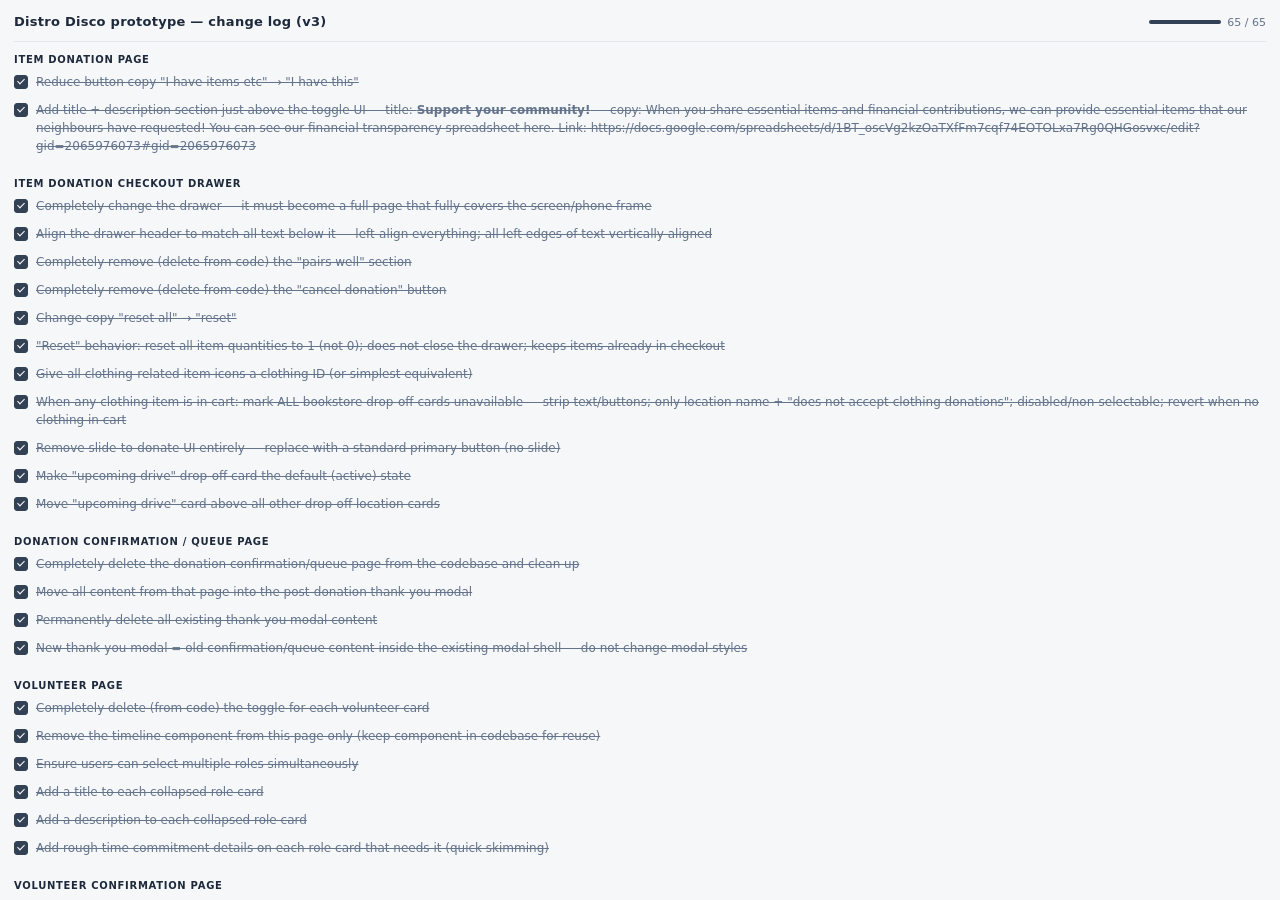
<file: dev-todo-panel.html>
<!DOCTYPE html>
<html lang="en">
<head>
<meta charset="UTF-8">
<meta name="viewport" content="width=device-width, initial-scale=1.0">
<title>Distro Disco prototype — change log (v3)</title>
<style>
  :root {
    --bg: #f6f7f9;
    --text-main: #1e293b;
    --text-muted: #64748b;
    --line: rgba(15, 23, 42, 0.18);
    --accent: #334155;
  }

  * {
    box-sizing: border-box;
  }

  html,
  body {
    margin: 0;
    height: 100%;
    background: var(--bg);
    color: var(--text-main);
    font-family: system-ui, -apple-system, BlinkMacSystemFont, "Segoe UI", sans-serif;
  }

  .todo-shell {
    height: 100%;
    overflow-y: auto;
    padding: 14px 14px 22px;
    scrollbar-width: thin;
    scrollbar-color: rgba(15, 23, 42, 0.2) transparent;
  }

  .todo-shell::-webkit-scrollbar {
    width: 5px;
  }

  .todo-shell::-webkit-scrollbar-thumb {
    background: rgba(15, 23, 42, 0.2);
    border-radius: 999px;
  }

  .todo-head {
    display: flex;
    align-items: center;
    justify-content: space-between;
    gap: 8px;
    margin-bottom: 12px;
    padding-bottom: 10px;
    border-bottom: 1px solid rgba(15, 23, 42, 0.08);
  }

  .todo-title {
    font-size: 13px;
    line-height: 1.3;
    margin: 0;
    font-weight: 700;
    letter-spacing: 0.02em;
    color: var(--text-main);
  }

  .todo-progress {
    display: flex;
    align-items: center;
    gap: 6px;
    flex-shrink: 0;
  }

  .todo-progress-track {
    width: 72px;
    height: 4px;
    border-radius: 999px;
    background: rgba(15, 23, 42, 0.1);
    overflow: hidden;
  }

  .todo-progress-fill {
    width: 0%;
    height: 100%;
    background: var(--accent);
    transition: width 180ms ease;
  }

  .todo-progress-text {
    font-size: 11px;
    line-height: 1;
    color: var(--text-muted);
    min-width: 38px;
    text-align: right;
    font-variant-numeric: tabular-nums;
  }

  .todo-group {
    margin-top: 0;
  }

  .todo-group + .todo-group {
    margin-top: 18px;
  }

  .todo-group-title {
    margin: 0 0 8px;
    color: var(--text-main);
    font-size: 10px;
    letter-spacing: 0.07em;
    text-transform: uppercase;
    font-weight: 700;
  }

  .todo-item {
    margin: 0;
    padding: 5px 0;
  }

  .todo-item:first-of-type {
    padding-top: 0;
  }

  .todo-row {
    display: grid;
    grid-template-columns: 14px 1fr;
    gap: 8px;
    align-items: start;
    cursor: pointer;
  }

  .todo-checkbox {
    appearance: none;
    -webkit-appearance: none;
    width: 14px;
    height: 14px;
    border-radius: 3px;
    border: 1px solid var(--line);
    background: #fff;
    margin: 2px 0 0;
    position: relative;
    cursor: pointer;
  }

  .todo-checkbox:checked {
    background: var(--accent);
    border-color: var(--accent);
  }

  .todo-checkbox:checked::after {
    content: "";
    position: absolute;
    left: 4px;
    top: 1px;
    width: 3px;
    height: 6px;
    border: solid #fff;
    border-width: 0 1.5px 1.5px 0;
    transform: rotate(45deg);
  }

  .todo-copy {
    margin: 0;
    font-size: 12px;
    line-height: 1.5;
    letter-spacing: 0;
    word-break: break-word;
    font-weight: 400;
  }

  .todo-item.done .todo-copy {
    color: var(--text-muted);
    text-decoration: line-through;
  }
</style>
</head>
<body>
  <main class="todo-shell">
    <header class="todo-head">
      <h1 class="todo-title">Distro Disco prototype — change log (v3)</h1>
      <div class="todo-progress">
        <div class="todo-progress-track" aria-hidden="true">
          <div class="todo-progress-fill" id="todo-progress-fill"></div>
        </div>
        <div class="todo-progress-text" id="todo-progress-text">0 / 0</div>
      </div>
    </header>

    <section class="todo-group">
      <h2 class="todo-group-title">Item donation page</h2>
      <article class="todo-item">
        <label class="todo-row">
          <input class="todo-checkbox" type="checkbox" checked>
          <p class="todo-copy">Reduce button copy &quot;I have items etc&quot; → &quot;I have this&quot;</p>
        </label>
      </article>
      <article class="todo-item">
        <label class="todo-row">
          <input class="todo-checkbox" type="checkbox" checked>
          <p class="todo-copy">Add title + description section just above the toggle UI — title: <strong>Support your community!</strong> — copy: When you share essential items and financial contributions, we can provide essential items that our neighbours have requested! You can see our financial transparency spreadsheet here. Link: https://docs.google.com/spreadsheets/d/1BT_oscVg2kzOaTXfFm7cqf74EOTOLxa7Rg0QHGosvxc/edit?gid=2065976073#gid=2065976073</p>
        </label>
      </article>
    </section>

    <section class="todo-group">
      <h2 class="todo-group-title">Item donation checkout drawer</h2>
      <article class="todo-item">
        <label class="todo-row">
          <input class="todo-checkbox" type="checkbox" checked>
          <p class="todo-copy">Completely change the drawer — it must become a full page that fully covers the screen/phone frame</p>
        </label>
      </article>
      <article class="todo-item">
        <label class="todo-row">
          <input class="todo-checkbox" type="checkbox" checked>
          <p class="todo-copy">Align the drawer header to match all text below it — left-align everything; all left edges of text vertically aligned</p>
        </label>
      </article>
      <article class="todo-item">
        <label class="todo-row">
          <input class="todo-checkbox" type="checkbox" checked>
          <p class="todo-copy">Completely remove (delete from code) the &quot;pairs well&quot; section</p>
        </label>
      </article>
      <article class="todo-item">
        <label class="todo-row">
          <input class="todo-checkbox" type="checkbox" checked>
          <p class="todo-copy">Completely remove (delete from code) the &quot;cancel donation&quot; button</p>
        </label>
      </article>
      <article class="todo-item">
        <label class="todo-row">
          <input class="todo-checkbox" type="checkbox" checked>
          <p class="todo-copy">Change copy &quot;reset all&quot; → &quot;reset&quot;</p>
        </label>
      </article>
      <article class="todo-item">
        <label class="todo-row">
          <input class="todo-checkbox" type="checkbox" checked>
          <p class="todo-copy">&quot;Reset&quot; behavior: reset all item quantities to 1 (not 0); does not close the drawer; keeps items already in checkout</p>
        </label>
      </article>
      <article class="todo-item">
        <label class="todo-row">
          <input class="todo-checkbox" type="checkbox" checked>
          <p class="todo-copy">Give all clothing-related item icons a clothing ID (or simplest equivalent)</p>
        </label>
      </article>
      <article class="todo-item">
        <label class="todo-row">
          <input class="todo-checkbox" type="checkbox" checked>
          <p class="todo-copy">When any clothing item is in cart: mark ALL bookstore drop-off cards unavailable — strip text/buttons; only location name + &quot;does not accept clothing donations&quot;; disabled/non-selectable; revert when no clothing in cart</p>
        </label>
      </article>
      <article class="todo-item">
        <label class="todo-row">
          <input class="todo-checkbox" type="checkbox" checked>
          <p class="todo-copy">Remove slide-to-donate UI entirely — replace with a standard primary button (no slide)</p>
        </label>
      </article>
      <article class="todo-item">
        <label class="todo-row">
          <input class="todo-checkbox" type="checkbox" checked>
          <p class="todo-copy">Make &quot;upcoming drive&quot; drop-off card the default (active) state</p>
        </label>
      </article>
      <article class="todo-item">
        <label class="todo-row">
          <input class="todo-checkbox" type="checkbox" checked>
          <p class="todo-copy">Move &quot;upcoming drive&quot; card above all other drop-off location cards</p>
        </label>
      </article>
    </section>

    <section class="todo-group">
      <h2 class="todo-group-title">Donation confirmation / queue page</h2>
      <article class="todo-item">
        <label class="todo-row">
          <input class="todo-checkbox" type="checkbox" checked>
          <p class="todo-copy">Completely delete the donation confirmation/queue page from the codebase and clean up</p>
        </label>
      </article>
      <article class="todo-item">
        <label class="todo-row">
          <input class="todo-checkbox" type="checkbox" checked>
          <p class="todo-copy">Move all content from that page into the post-donation thank-you modal</p>
        </label>
      </article>
      <article class="todo-item">
        <label class="todo-row">
          <input class="todo-checkbox" type="checkbox" checked>
          <p class="todo-copy">Permanently delete all existing thank-you modal content</p>
        </label>
      </article>
      <article class="todo-item">
        <label class="todo-row">
          <input class="todo-checkbox" type="checkbox" checked>
          <p class="todo-copy">New thank-you modal = old confirmation/queue content inside the existing modal shell — do not change modal styles</p>
        </label>
      </article>
    </section>

    <section class="todo-group">
      <h2 class="todo-group-title">Volunteer page</h2>
      <article class="todo-item">
        <label class="todo-row">
          <input class="todo-checkbox" type="checkbox" checked>
          <p class="todo-copy">Completely delete (from code) the toggle for each volunteer card</p>
        </label>
      </article>
      <article class="todo-item">
        <label class="todo-row">
          <input class="todo-checkbox" type="checkbox" checked>
          <p class="todo-copy">Remove the timeline component from this page only (keep component in codebase for reuse)</p>
        </label>
      </article>
      <article class="todo-item">
        <label class="todo-row">
          <input class="todo-checkbox" type="checkbox" checked>
          <p class="todo-copy">Ensure users can select multiple roles simultaneously</p>
        </label>
      </article>
      <article class="todo-item">
        <label class="todo-row">
          <input class="todo-checkbox" type="checkbox" checked>
          <p class="todo-copy">Add a title to each collapsed role card</p>
        </label>
      </article>
      <article class="todo-item">
        <label class="todo-row">
          <input class="todo-checkbox" type="checkbox" checked>
          <p class="todo-copy">Add a description to each collapsed role card</p>
        </label>
      </article>
      <article class="todo-item">
        <label class="todo-row">
          <input class="todo-checkbox" type="checkbox" checked>
          <p class="todo-copy">Add rough time commitment details on each role card that needs it (quick skimming)</p>
        </label>
      </article>
    </section>

    <section class="todo-group">
      <h2 class="todo-group-title">Volunteer confirmation page</h2>
      <article class="todo-item">
        <label class="todo-row">
          <input class="todo-checkbox" type="checkbox" checked>
          <p class="todo-copy">Just below the &quot;DD will be in touch shortly&quot; copy, add a visual status bar</p>
        </label>
      </article>
      <article class="todo-item">
        <label class="todo-row">
          <input class="todo-checkbox" type="checkbox" checked>
          <p class="todo-copy">Status bar must reuse the exact same timeline component from the volunteer page — do not create a new one</p>
        </label>
      </article>
      <article class="todo-item">
        <label class="todo-row">
          <input class="todo-checkbox" type="checkbox" checked>
          <p class="todo-copy">Adjust that component here: smaller dots, colors, layout/sizing as needed; everything else unchanged</p>
        </label>
      </article>
      <article class="todo-item">
        <label class="todo-row">
          <input class="todo-checkbox" type="checkbox" checked>
          <p class="todo-copy">Apply a green-pulse effect to one dot only on the status bar</p>
        </label>
      </article>
      <article class="todo-item">
        <label class="todo-row">
          <input class="todo-checkbox" type="checkbox" checked>
          <p class="todo-copy">Ensure the status bar is fully responsive and does not break</p>
        </label>
      </article>
    </section>

    <section class="todo-group">
      <h2 class="todo-group-title">Calendar page</h2>
      <article class="todo-item">
        <label class="todo-row">
          <input class="todo-checkbox" type="checkbox" checked>
          <p class="todo-copy">Remove the &quot;+&quot; button entirely from code and clean up</p>
        </label>
      </article>
      <article class="todo-item">
        <label class="todo-row">
          <input class="todo-checkbox" type="checkbox" checked>
          <p class="todo-copy">Remove the form attached to the &quot;+&quot; button entirely from code and clean up</p>
        </label>
      </article>
      <article class="todo-item">
        <label class="todo-row">
          <input class="todo-checkbox" type="checkbox" checked>
          <p class="todo-copy">Impact modal: add &quot;x&quot; suffix to all numbers (e.g. 5 → 5x)</p>
        </label>
      </article>
      <article class="todo-item">
        <label class="todo-row">
          <input class="todo-checkbox" type="checkbox" checked>
          <p class="todo-copy">Side-tab/drawer (impacts card): openable by tap AND by drag — both smooth</p>
        </label>
      </article>
      <article class="todo-item">
        <label class="todo-row">
          <input class="todo-checkbox" type="checkbox" checked>
          <p class="todo-copy">Fix uneven padding inside the side-tab drawer tab</p>
        </label>
      </article>
      <article class="todo-item">
        <label class="todo-row">
          <input class="todo-checkbox" type="checkbox" checked>
          <p class="todo-copy">Swap gift icon (bins/bus filled) for the newly attached bus icon</p>
        </label>
      </article>
    </section>

    <section class="todo-group">
      <h2 class="todo-group-title">Money donation page</h2>
      <article class="todo-item">
        <label class="todo-row">
          <input class="todo-checkbox" type="checkbox" checked>
          <p class="todo-copy">Remove all pages after the donate step (Apple Pay, money confirmation, etc.) from codebase and clean up</p>
        </label>
      </article>
      <article class="todo-item">
        <label class="todo-row">
          <input class="todo-checkbox" type="checkbox" checked>
          <p class="todo-copy">Add background #FFEDD6 to the money section (amount + buttons below) — group them visually</p>
        </label>
      </article>
      <article class="todo-item">
        <label class="todo-row">
          <input class="todo-checkbox" type="checkbox" checked>
          <p class="todo-copy">Change the donate button to a link opening https://ko-fi.com/distro_disco in a new tab</p>
        </label>
      </article>
      <article class="todo-item">
        <label class="todo-row">
          <input class="todo-checkbox" type="checkbox" checked>
          <p class="todo-copy">Remove email protection — use DD&apos;s real email directly in code</p>
        </label>
      </article>
      <article class="todo-item">
        <label class="todo-row">
          <input class="todo-checkbox" type="checkbox" checked>
          <p class="todo-copy">Change &quot;PayPal&quot; label → &quot;e-transfer&quot;</p>
        </label>
      </article>
      <article class="todo-item">
        <label class="todo-row">
          <input class="todo-checkbox" type="checkbox" checked>
          <p class="todo-copy">Adjust money amount buttons to: $10, $20, $50, $100</p>
        </label>
      </article>
      <article class="todo-item">
        <label class="todo-row">
          <input class="todo-checkbox" type="checkbox" checked>
          <p class="todo-copy">Under recent donations (left side): completely remove the vertical dashed line</p>
        </label>
      </article>
      <article class="todo-item">
        <label class="todo-row">
          <input class="todo-checkbox" type="checkbox" checked>
          <p class="todo-copy">Add title + description above toggle (same positioning as item donation page) — title: <strong>Support your community!</strong> — same transparency spreadsheet copy/link as item page</p>
        </label>
      </article>
    </section>

    <section class="todo-group">
      <h2 class="todo-group-title">Home page</h2>
      <article class="todo-item">
        <label class="todo-row">
          <input class="todo-checkbox" type="checkbox" checked>
          <p class="todo-copy">Fix upcoming events cards so they fully overflow horizontally — padding on the frame blocks this; fix scoped to cards only</p>
        </label>
      </article>
    </section>

    <section class="todo-group">
      <h2 class="todo-group-title">Home — donation management component</h2>
      <article class="todo-item">
        <label class="todo-row">
          <input class="todo-checkbox" type="checkbox" checked>
          <p class="todo-copy">Separate collapsed drawers by drop-off location (e.g. &quot;X items dropping off at Crow&apos;s Bookstore&quot;) — one drawer per location, not combined by item type</p>
        </label>
      </article>
      <article class="todo-item">
        <label class="todo-row">
          <input class="todo-checkbox" type="checkbox" checked>
          <p class="todo-copy">Remove &quot;private residence&quot; from prototype — replace with &quot;Spartacus Books&quot;</p>
        </label>
      </article>
      <article class="todo-item">
        <label class="todo-row">
          <input class="todo-checkbox" type="checkbox" checked>
          <p class="todo-copy">Remove current pulse — replace with the same pulse as profile page near commitment cards (&quot;ur commitments&quot;)</p>
        </label>
      </article>
      <article class="todo-item">
        <label class="todo-row">
          <input class="todo-checkbox" type="checkbox" checked>
          <p class="todo-copy">Slider chevron: single → double (&gt;&gt;)</p>
        </label>
      </article>
      <article class="todo-item">
        <label class="todo-row">
          <input class="todo-checkbox" type="checkbox" checked>
          <p class="todo-copy">Slider copy style matches app body copy</p>
        </label>
      </article>
      <article class="todo-item">
        <label class="todo-row">
          <input class="todo-checkbox" type="checkbox" checked>
          <p class="todo-copy">Item number badge: dynamic width so 1x / 10x / 100x never clip in the circle</p>
        </label>
      </article>
      <article class="todo-item">
        <label class="todo-row">
          <input class="todo-checkbox" type="checkbox" checked>
          <p class="todo-copy">Slide button copy: &quot;slide to confirm dropoff&quot; → &quot;slide when u complete dropoff&quot;</p>
        </label>
      </article>
      <article class="todo-item">
        <label class="todo-row">
          <input class="todo-checkbox" type="checkbox" checked>
          <p class="todo-copy">Icon rain: permanent rules — fixed global icon size (never scales with quantity); &lt;5 items = rain large same-size icons; ≥5 = rain exactly as many icons as items (50 items = 50 icons)</p>
        </label>
      </article>
      <article class="todo-item">
        <label class="todo-row">
          <input class="todo-checkbox" type="checkbox" checked>
          <p class="todo-copy">Make items editable in management drawers — add &quot;edit&quot; link → back to checkout for those items only; after re-submit, home updates</p>
        </label>
      </article>
      <article class="todo-item">
        <label class="todo-row">
          <input class="todo-checkbox" type="checkbox" checked>
          <p class="todo-copy">Remove &quot;Next: [address]&quot; from each drawer — keep only icon + drop-off location name</p>
        </label>
      </article>
    </section>

    <section class="todo-group">
      <h2 class="todo-group-title">Profile page</h2>
      <article class="todo-item">
        <label class="todo-row">
          <input class="todo-checkbox" type="checkbox" checked>
          <p class="todo-copy">Fix avatar-change page: bottom navbar overflowing and hiding it</p>
        </label>
      </article>
      <article class="todo-item">
        <label class="todo-row">
          <input class="todo-checkbox" type="checkbox" checked>
          <p class="todo-copy">Convert avatar UI from overlay to bottom drawer</p>
        </label>
      </article>
      <article class="todo-item">
        <label class="todo-row">
          <input class="todo-checkbox" type="checkbox" checked>
          <p class="todo-copy">Bottom drawer: just below profile section, full width, inside same container as profile — not a full-screen overlay</p>
        </label>
      </article>
    </section>

    <section class="todo-group">
      <h2 class="todo-group-title">Global changes</h2>
      <article class="todo-item">
        <label class="todo-row">
          <input class="todo-checkbox" type="checkbox" checked>
          <p class="todo-copy">Remove iPhone camera SVG shape from the frame SVG</p>
        </label>
      </article>
      <article class="todo-item">
        <label class="todo-row">
          <input class="todo-checkbox" type="checkbox" checked>
          <p class="todo-copy">Desktop only — lock button: tap → fade to black, then wallpaper full-screen; tap screen or lock again to dismiss</p>
        </label>
      </article>
      <article class="todo-item">
        <label class="todo-row">
          <input class="todo-checkbox" type="checkbox" checked>
          <p class="todo-copy">Update top navbar logo to new Figma version (orange fill — file to attach)</p>
        </label>
      </article>
      <article class="todo-item">
        <label class="todo-row">
          <input class="todo-checkbox" type="checkbox" checked>
          <p class="todo-copy">Replace all bottom navbar icons with new ones — re-animate individually; do this last</p>
        </label>
      </article>
      <article class="todo-item">
        <label class="todo-row">
          <input class="todo-checkbox" type="checkbox" checked>
          <p class="todo-copy">Raise z-index on team corner bubbles above the iPhone frame</p>
        </label>
      </article>
      <article class="todo-item">
        <label class="todo-row">
          <input class="todo-checkbox" type="checkbox" checked>
          <p class="todo-copy">Replace every &quot;donate&quot; / &quot;donation&quot; with &quot;contribute&quot; / &quot;contribution&quot; app-wide (including bottom nav)</p>
        </label>
      </article>
      <article class="todo-item">
        <label class="todo-row">
          <input class="todo-checkbox" type="checkbox" checked>
          <p class="todo-copy">Add back arrow (&lt;-) on every event detail page from &quot;view details&quot; — returns to wherever user came from</p>
        </label>
      </article>
      <article class="todo-item">
        <label class="todo-row">
          <input class="todo-checkbox" type="checkbox" checked>
          <p class="todo-copy">Event detail page: delete everything below the map except CTA buttons — do not touch CTAs</p>
        </label>
      </article>
      <article class="todo-item">
        <label class="todo-row">
          <input class="todo-checkbox" type="checkbox" checked>
          <p class="todo-copy">Replace Gaya Trial font → Gaya Full across the app</p>
        </label>
      </article>
    </section>
  </main>

<script>
  (function () {
    const STORAGE_KEY = "dev-todo-panel-checks-v6";
    const items = Array.from(document.querySelectorAll(".todo-item"));
    const boxes = Array.from(document.querySelectorAll(".todo-checkbox"));
    const fill = document.getElementById("todo-progress-fill");
    const text = document.getElementById("todo-progress-text");

    function loadSaved() {
      try {
        const raw = localStorage.getItem(STORAGE_KEY);
        if (!raw) return;
        const arr = JSON.parse(raw);
        if (!Array.isArray(arr) || arr.length !== boxes.length) return;
        boxes.forEach((box, i) => {
          if (typeof arr[i] === "boolean") box.checked = arr[i];
        });
      } catch (e) {}
    }

    function persist() {
      try {
        localStorage.setItem(
          STORAGE_KEY,
          JSON.stringify(boxes.map((b) => b.checked))
        );
      } catch (e) {}
    }

    function render() {
      const done = boxes.filter((box) => box.checked).length;
      const total = boxes.length;
      const pct = total ? (done / total) * 100 : 0;
      fill.style.width = pct + "%";
      text.textContent = done + " / " + total;

      items.forEach((item) => {
        const checkbox = item.querySelector(".todo-checkbox");
        item.classList.toggle("done", !!checkbox && checkbox.checked);
      });
    }

    loadSaved();
    render();

    boxes.forEach((box) => {
      box.addEventListener("change", () => {
        persist();
        render();
      });
    });
  })();
</script>
</body>
</html>
</file>
<file: styles.css>
/* Stylesheet manifest: import order preserved from original styles.css */
@import url("css/base.css");
@import url("css/volunteer.css");
@import url("css/forum.css");
@import url("css/donate-money.css");
@import url("css/donate-items.css");
@import url("css/donate-confirm.css");
@import url("css/volunteer-confirm.css");
@import url("css/profile.css");
@import url("css/settings.css");
@import url("css/activities.css");
@import url("css/events.css");
@import url("css/dev-todo-panel.css");
</file>
